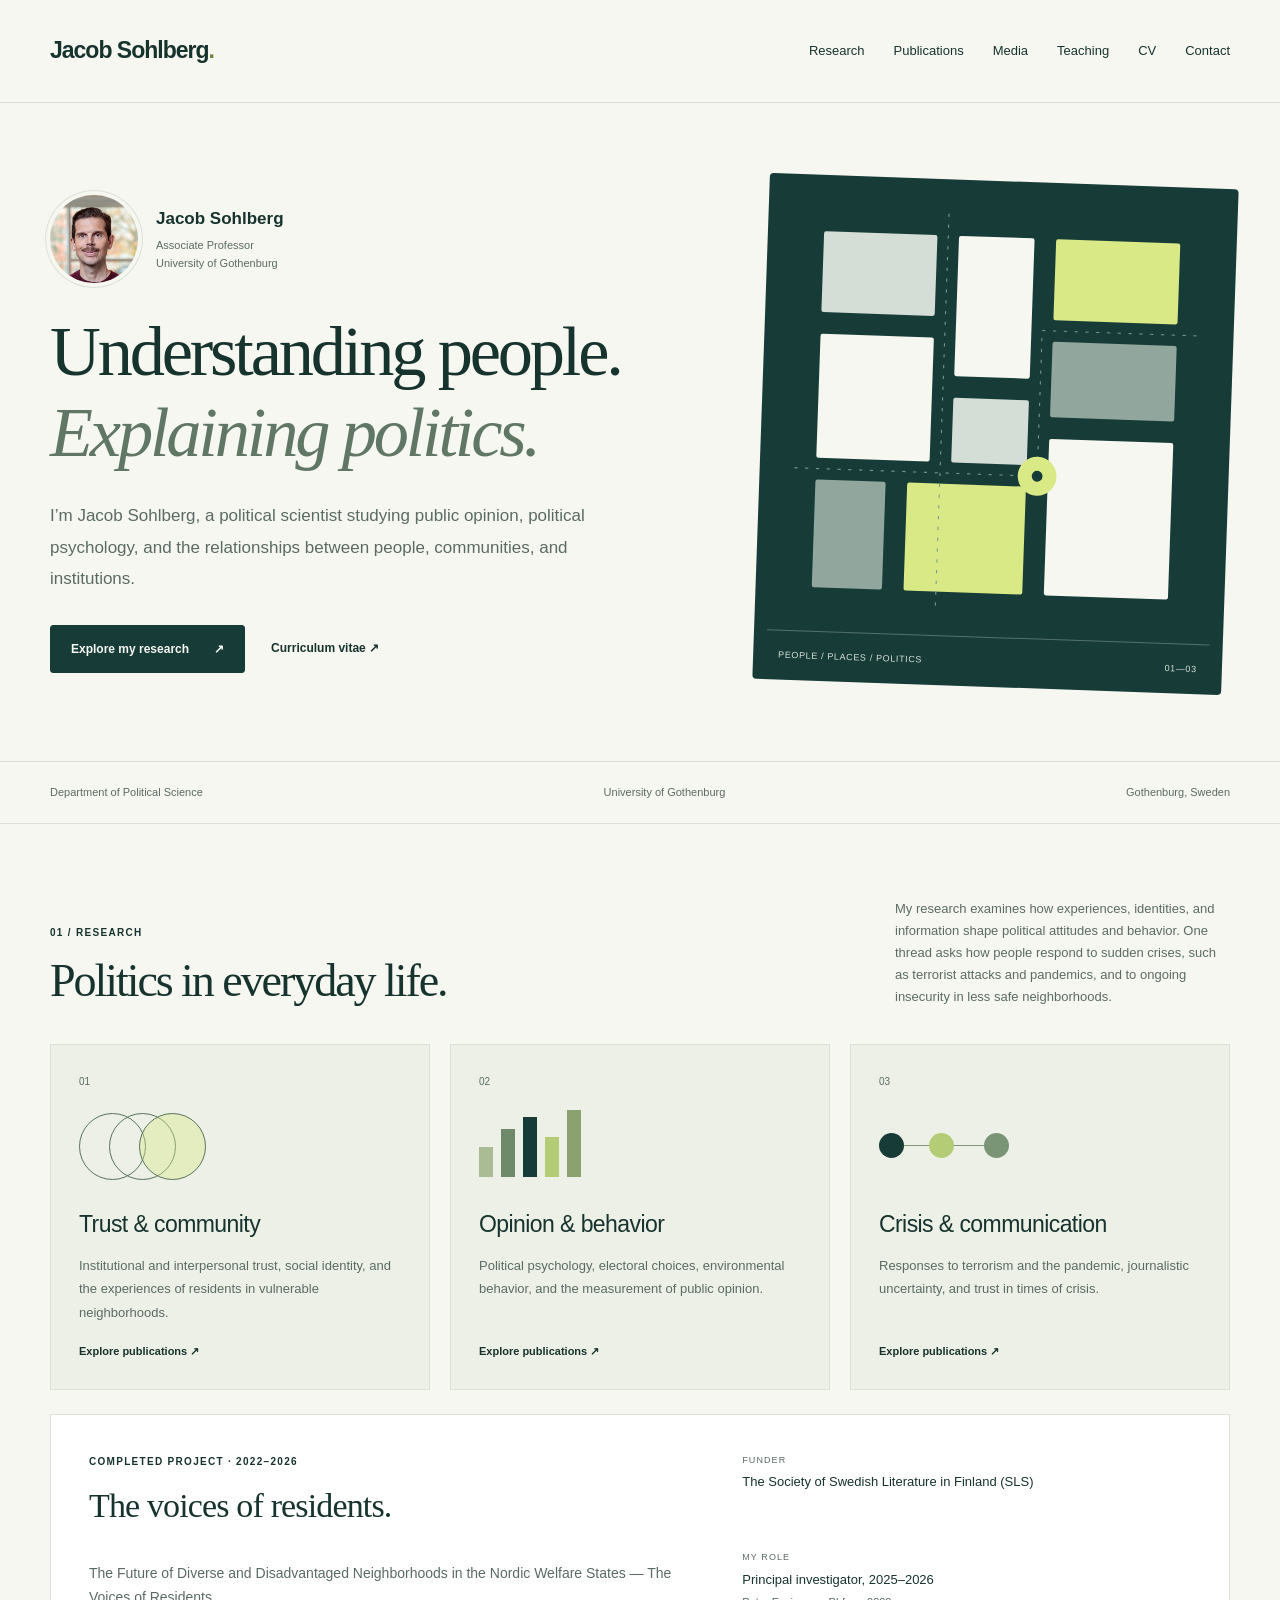
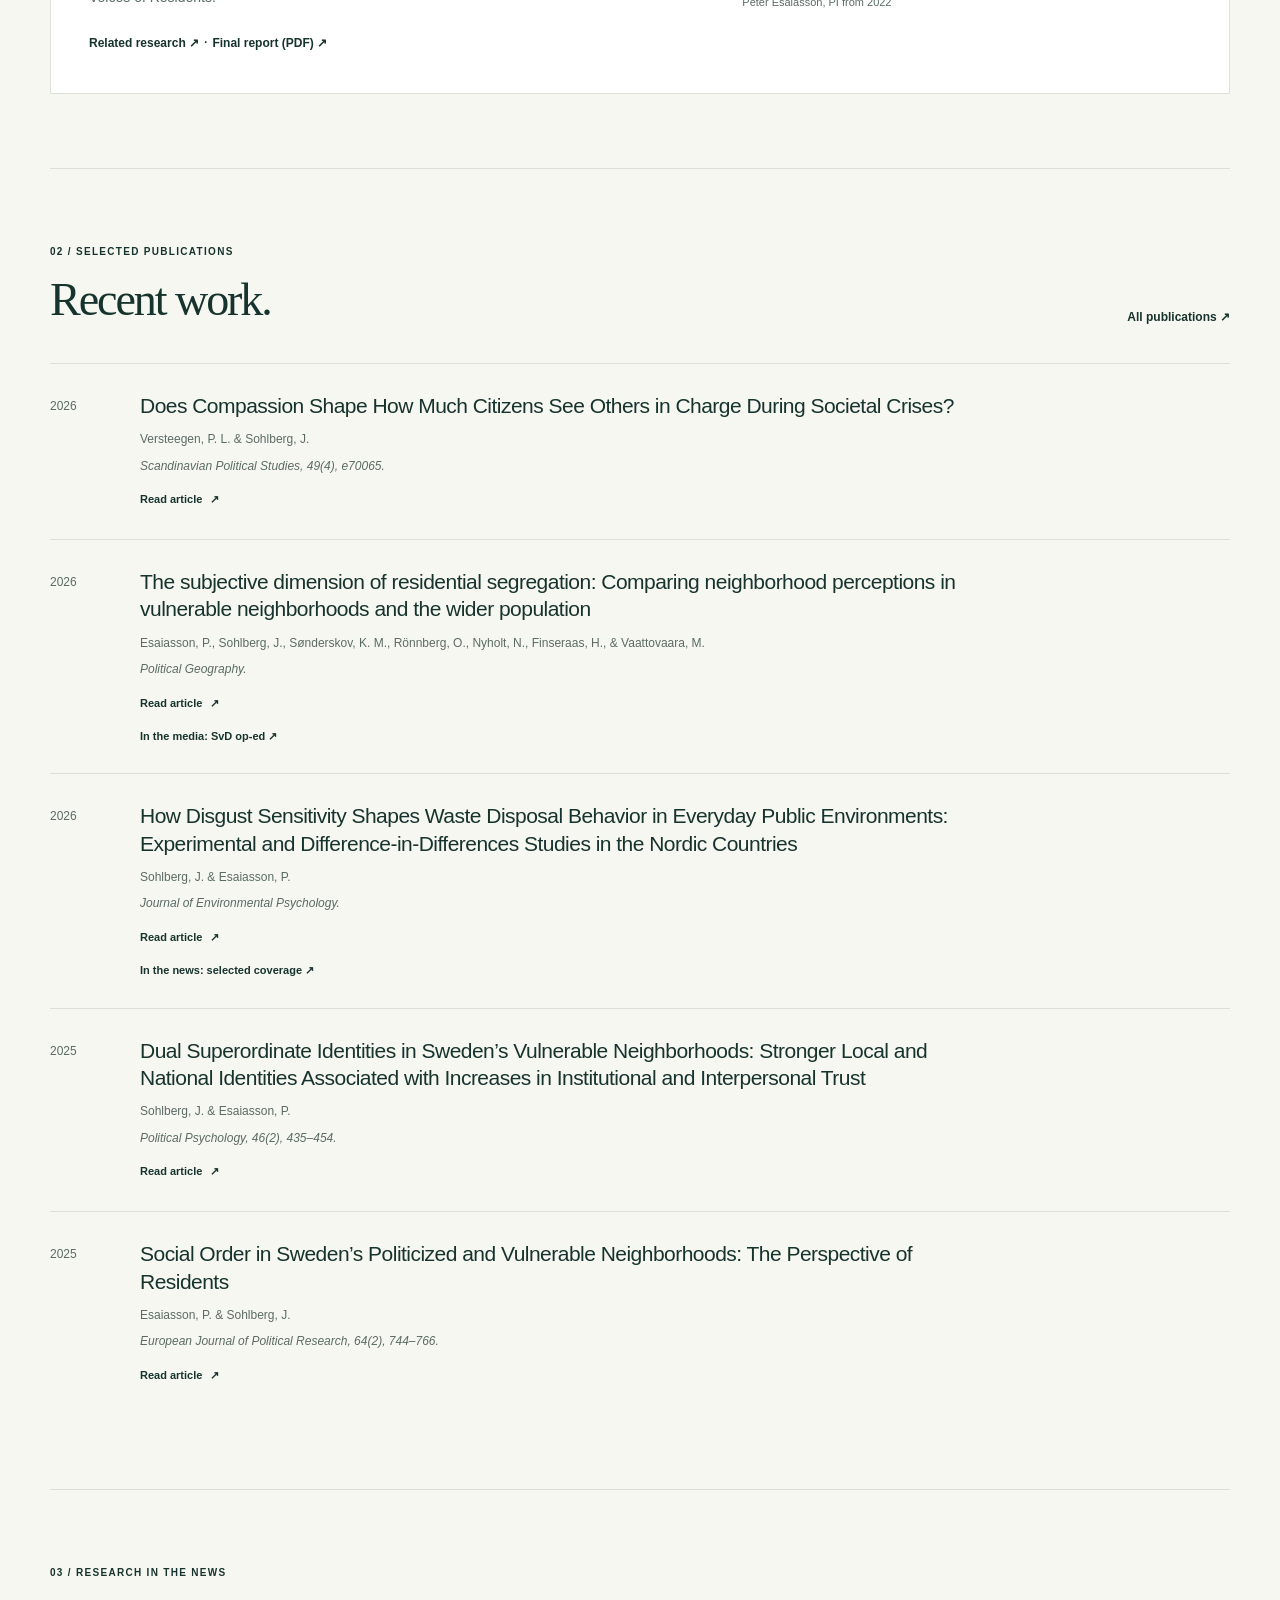
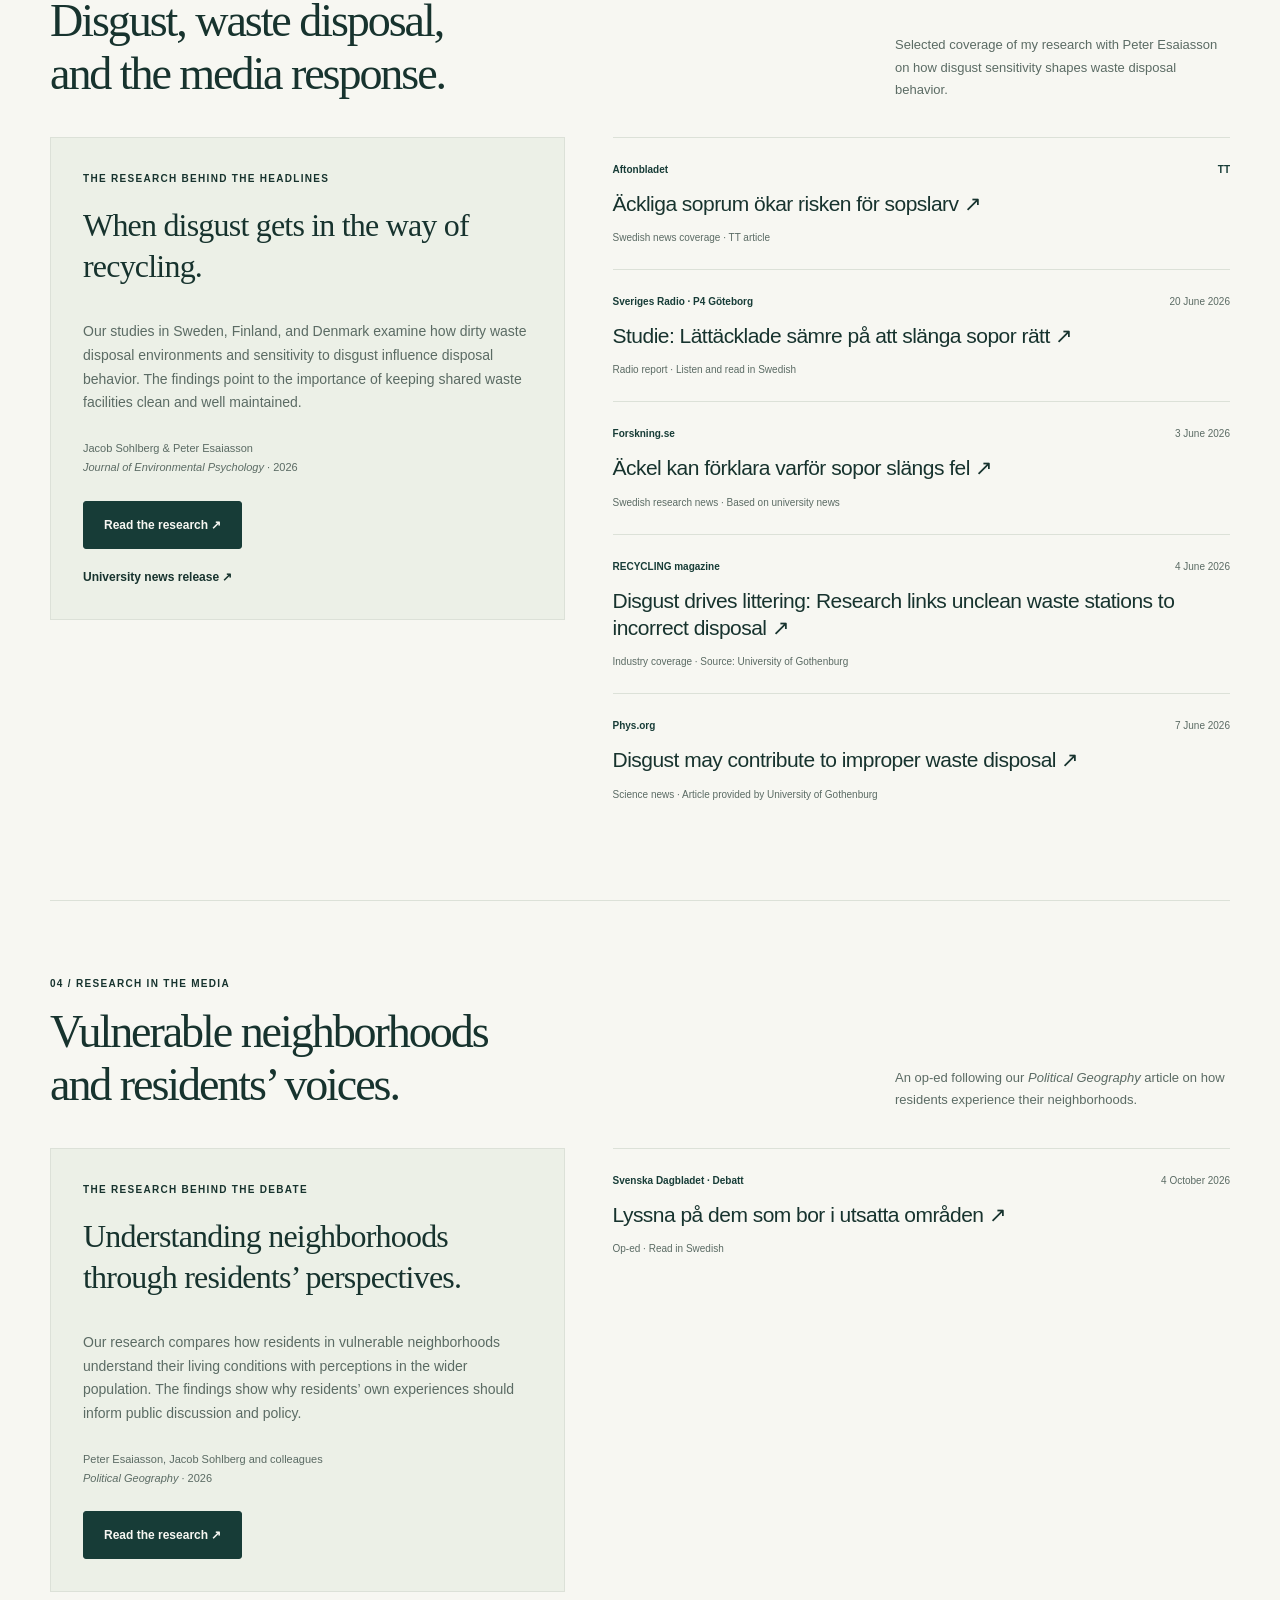
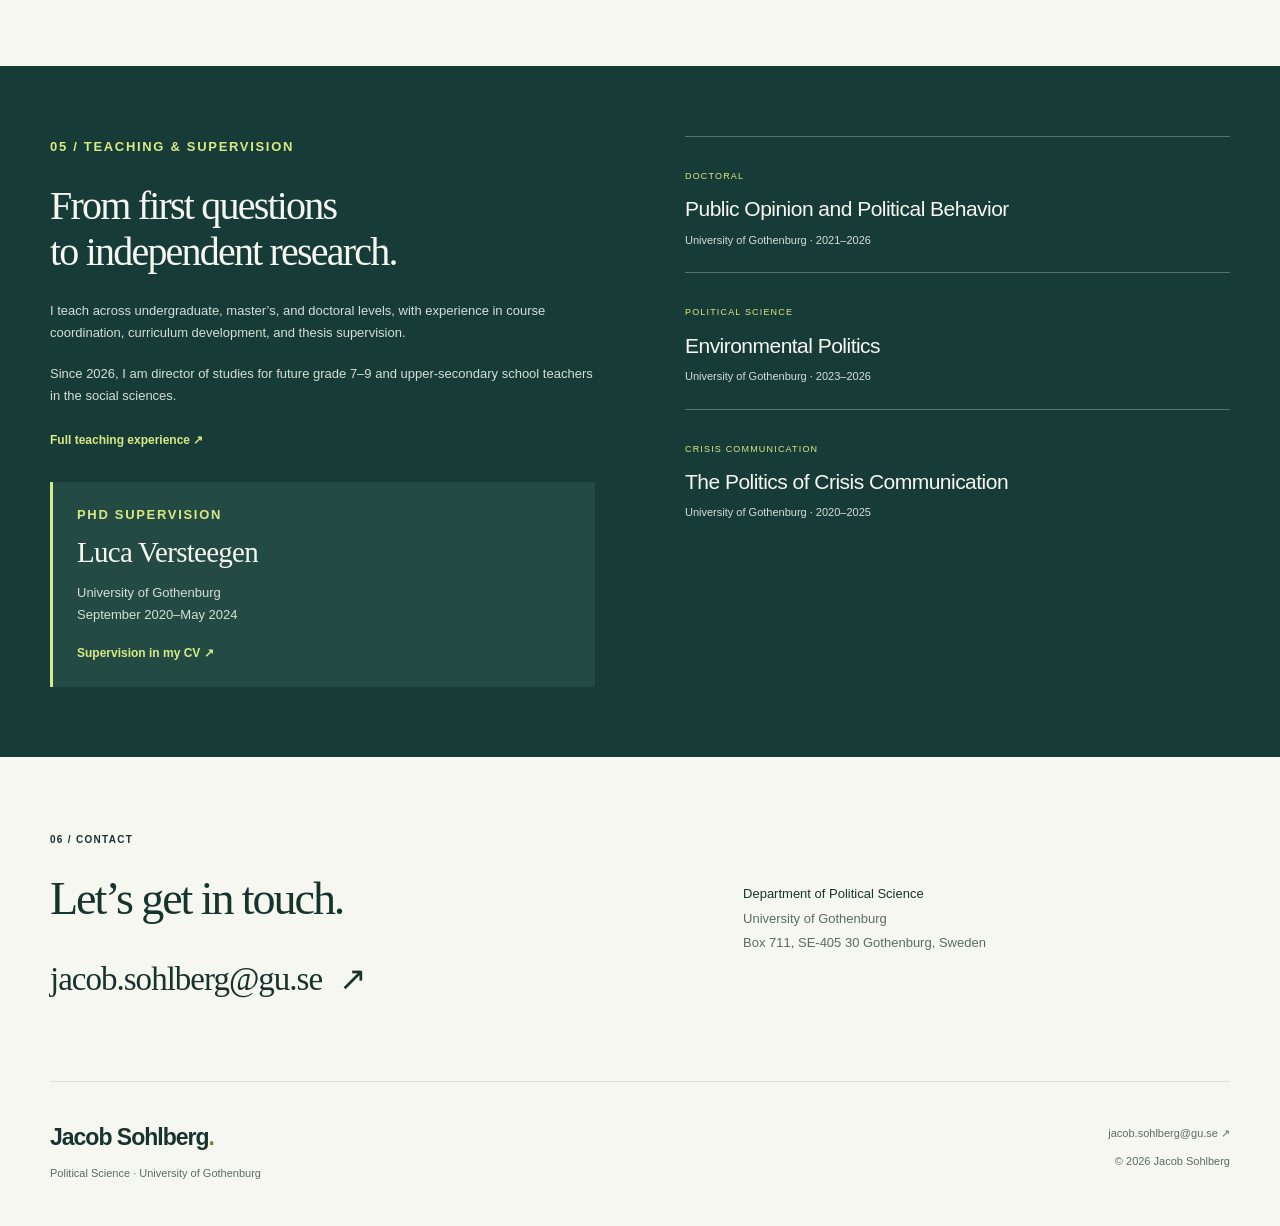
<file: index.html>
<!doctype html>
<html lang="en"><head><meta charset="utf-8"><meta name="viewport" content="width=device-width, initial-scale=1"><meta name="description" content="Jacob Sohlberg is Associate Professor of Political Science at the University of Gothenburg. Research on public opinion, political psychology, and trust."><meta name="theme-color" content="#f7f7f2"><meta property="og:title" content="Jacob Sohlberg · Political Scientist"><meta property="og:description" content="Jacob Sohlberg is Associate Professor of Political Science at the University of Gothenburg. Research on public opinion, political psychology, and trust."><meta property="og:type" content="website"><title>Jacob Sohlberg · Political Scientist</title><link rel="icon" href="favicon.svg" type="image/svg+xml"><link rel="stylesheet" href="style.css"><script src="site.js" defer></script><!-- Cloudflare Web Analytics --><script type='module' src='https://static.cloudflareinsights.com/beacon.min.js' data-cf-beacon='{"token": "82c2d623e8ec4a98b226dbea287f801e"}'></script><!-- End Cloudflare Web Analytics --></head>
<body><a class="skip-link" href="#main">Skip to content</a><header class="site-header"><div class="header-inner"><a class="wordmark" href="index.html" aria-label="Jacob Sohlberg home">Jacob Sohlberg<span aria-hidden="true">.</span></a><nav aria-label="Main navigation"><a href="index.html#research">Research</a><a href="publications.html">Publications</a><a href="index.html#disgust-in-the-news">Media</a><a href="index.html#teaching">Teaching</a><a href="cv.html">CV</a><a href="index.html#contact">Contact</a></nav></div></header>
<main id="main"><section class="hero wrap"><div class="hero-copy"><div class="profile-intro"><div class="portrait-frame"><img class="profile-portrait" src="jacob-sohlberg.jpg" alt="Jacob Sohlberg" width="511" height="600" fetchpriority="high"></div><div><p class="profile-name">Jacob Sohlberg</p><p class="profile-role">Associate Professor<br>University of Gothenburg</p></div></div><h1>Understanding people.<br><em>Explaining politics.</em></h1><p class="hero-description">I’m Jacob Sohlberg, a political scientist studying public opinion, political psychology, and the relationships between people, communities, and institutions.</p><div class="hero-actions"><a class="button" href="#research">Explore my research <span aria-hidden="true">↗</span></a><a class="plain-link" href="cv.html">Curriculum vitae <span aria-hidden="true">↗</span></a></div></div><div class="hero-visual"><svg class="neighborhood-art" viewBox="0 0 410 410" aria-hidden="true" focusable="false"><rect x="40" y="40" width="105" height="75" rx="2" fill="#d4ded7"/><rect x="165" y="40" width="70" height="130" rx="2" fill="#f7f7f2"/><rect x="255" y="40" width="115" height="75" rx="2" fill="#d8e986"/><rect x="40" y="135" width="105" height="115" rx="2" fill="#f7f7f2"/><rect x="255" y="135" width="115" height="70" rx="2" fill="#91a79e"/><rect x="165" y="190" width="70" height="60" rx="2" fill="#d4ded7"/><rect x="40" y="270" width="65" height="100" rx="2" fill="#91a79e"/><rect x="125" y="270" width="110" height="100" rx="2" fill="#d8e986"/><rect x="255" y="225" width="115" height="145" rx="2" fill="#f7f7f2"/><path d="M20 260H245V125H390M155 20V390" fill="none" stroke="#7d9790" stroke-width="1" stroke-dasharray="3 7"/><circle cx="245" cy="260" r="18" fill="#d8e986"/><circle cx="245" cy="260" r="5" fill="#173c37"/></svg><div class="visual-caption"><span>People / Places / Politics</span><span aria-hidden="true">01—03</span></div></div></section>
<div class="affiliation-strip"><div class="wrap"><span>Department of Political Science</span><span>University of Gothenburg</span><span>Gothenburg, Sweden</span></div></div><section id="research" class="section wrap"><div class="section-top"><div><p class="eyebrow">01 / Research</p><h2>Politics in everyday life.</h2></div><p>My research examines how experiences, identities, and information shape political attitudes and behavior. One thread asks how people respond to sudden crises, such as terrorist attacks and pandemics, and to ongoing insecurity in less safe neighborhoods.</p></div><div class="research-grid">
<article class="research-card"><span class="card-number">01</span><div class="motif rings" aria-hidden="true"><i></i><i></i><i></i></div><h3>Trust &amp; community</h3><p>Institutional and interpersonal trust, social identity, and the experiences of residents in vulnerable neighborhoods.</p><a href="publications.html#journal-articles">Explore publications ↗</a></article>
<article class="research-card"><span class="card-number">02</span><div class="motif bars" aria-hidden="true"><i></i><i></i><i></i><i></i><i></i></div><h3>Opinion &amp; behavior</h3><p>Political psychology, electoral choices, environmental behavior, and the measurement of public opinion.</p><a href="publications.html#journal-articles">Explore publications ↗</a></article>
<article class="research-card"><span class="card-number">03</span><div class="motif connections" aria-hidden="true"><i></i><i></i><i></i></div><h3>Crisis &amp; communication</h3><p>Responses to terrorism and the pandemic, journalistic uncertainty, and trust in times of crisis.</p><a href="publications.html#journal-articles">Explore publications ↗</a></article></div>
<article class="project-feature"><div><p class="eyebrow">Completed project · 2022–2026</p><h3>The voices of residents.</h3><p>The Future of Diverse and Disadvantaged Neighborhoods in the Nordic Welfare States — The Voices of Residents.</p><a class="plain-link" href="publications.html">Related research ↗</a><span aria-hidden="true"> · </span><a class="plain-link" href="reports/Sohlberg-SLS-Final-Report-2026.pdf">Final report (PDF) <span aria-hidden="true">↗</span></a></div><dl><div><dt>Funder</dt><dd>The Society of Swedish Literature in Finland (SLS)</dd></div><div><dt>My role</dt><dd>Principal investigator, 2025–2026<br><small>Peter Esaiasson, PI from 2022</small></dd></div></dl></article></section><section class="section wrap" id="selected-publications"><div class="section-top"><div><p class="eyebrow">02 / Selected publications</p><h2>Recent work.</h2></div><a class="plain-link" href="publications.html">All publications ↗</a></div><div class="publication-list"><article class="publication" data-year="2026"><span class="pub-year">2026</span><div><h3>Does Compassion Shape How Much Citizens See Others in Charge During Societal Crises?</h3><p class="authors">Versteegen, P. L. &amp; Sohlberg, J.</p><p class="venue">Scandinavian Political Studies, 49(4), e70065.</p><a class="doi-link" href="https://doi.org/10.1111/1467-9477.70065">Read article <span aria-hidden="true">↗</span></a></div></article><article class="publication" data-year="2026"><span class="pub-year">2026</span><div><h3>The subjective dimension of residential segregation: Comparing neighborhood perceptions in vulnerable neighborhoods and the wider population</h3><p class="authors">Esaiasson, P., Sohlberg, J., Sønderskov, K. M., Rönnberg, O., Nyholt, N., Finseraas, H., &amp; Vaattovaara, M.</p><p class="venue">Political Geography.</p><a class="doi-link" href="https://doi.org/10.1016/j.polgeo.2026.103655">Read article <span aria-hidden="true">↗</span></a><a class="media-link" href="index.html#neighborhoods-in-the-news">In the media: SvD op-ed ↗</a></div></article><article class="publication" data-year="2026"><span class="pub-year">2026</span><div><h3>How Disgust Sensitivity Shapes Waste Disposal Behavior in Everyday Public Environments: Experimental and Difference-in-Differences Studies in the Nordic Countries</h3><p class="authors">Sohlberg, J. &amp; Esaiasson, P.</p><p class="venue">Journal of Environmental Psychology.</p><a class="doi-link" href="https://doi.org/10.1016/j.jenvp.2026.103057">Read article <span aria-hidden="true">↗</span></a><a class="media-link" href="index.html#disgust-in-the-news">In the news: selected coverage ↗</a></div></article><article class="publication" data-year="2025"><span class="pub-year">2025</span><div><h3>Dual Superordinate Identities in Sweden’s Vulnerable Neighborhoods: Stronger Local and National Identities Associated with Increases in Institutional and Interpersonal Trust</h3><p class="authors">Sohlberg, J. &amp; Esaiasson, P.</p><p class="venue">Political Psychology, 46(2), 435–454.</p><a class="doi-link" href="https://doi.org/10.1111/pops.13015">Read article <span aria-hidden="true">↗</span></a></div></article><article class="publication" data-year="2025"><span class="pub-year">2025</span><div><h3>Social Order in Sweden’s Politicized and Vulnerable Neighborhoods: The Perspective of Residents</h3><p class="authors">Esaiasson, P. &amp; Sohlberg, J.</p><p class="venue">European Journal of Political Research, 64(2), 744–766.</p><a class="doi-link" href="https://doi.org/10.1111/1475-6765.12723">Read article <span aria-hidden="true">↗</span></a></div></article></div></section><section class="section wrap media-feature" id="disgust-in-the-news" aria-labelledby="media-title"><div class="section-top"><div><p class="eyebrow">03 / Research in the news</p><h2 id="media-title">Disgust, waste disposal,<br>and the media response.</h2></div><p>Selected coverage of my research with Peter Esaiasson on how disgust sensitivity shapes waste disposal behavior.</p></div><div class="media-feature-grid"><div class="media-study"><p class="eyebrow">The research behind the headlines</p><h3>When disgust gets in the way of recycling.</h3><p>Our studies in Sweden, Finland, and Denmark examine how dirty waste disposal environments and sensitivity to disgust influence disposal behavior. The findings point to the importance of keeping shared waste facilities clean and well maintained.</p><p class="media-citation">Jacob Sohlberg &amp; Peter Esaiasson<br><em>Journal of Environmental Psychology</em> · 2026</p><a class="button" href="https://doi.org/10.1016/j.jenvp.2026.103057">Read the research ↗</a><a class="plain-link university-news" href="https://www.gu.se/nyheter/ackel-kan-bidra-till-felaktig-sophantering">University news release ↗</a></div><div class="media-coverage" aria-label="Selected media coverage"><article><div class="coverage-meta"><span>Aftonbladet</span><span>TT</span></div><h3><a href="https://www.aftonbladet.se/nyheter/a/xrQJ7Q/ackliga-soprum-okar-risken-for-sopslarv" lang="sv">Äckliga soprum ökar risken för sopslarv <span aria-hidden="true">↗</span></a></h3><p>Swedish news coverage · TT article</p></article><article><div class="coverage-meta"><span>Sveriges Radio · P4 Göteborg</span><time datetime="2026-06-20">20 June 2026</time></div><h3><a href="https://www.sverigesradio.se/artikel/studie-renare-sopstationer-minskar-felsorterade-sopor" lang="sv">Studie: Lättäcklade sämre på att slänga sopor rätt <span aria-hidden="true">↗</span></a></h3><p>Radio report · Listen and read in Swedish</p></article><article><div class="coverage-meta"><span>Forskning.se</span><time datetime="2026-06-03">3 June 2026</time></div><h3><a href="https://forskning.se/2026/06/03/ackel-kan-bidra-till-felaktig-sophantering/" lang="sv">Äckel kan förklara varför sopor slängs fel <span aria-hidden="true">↗</span></a></h3><p>Swedish research news · Based on university news</p></article><article><div class="coverage-meta"><span>RECYCLING magazine</span><time datetime="2026-06-04">4 June 2026</time></div><h3><a href="https://www.recycling-magazine.com/en/28636/disgust-drives-littering-research-links-unclean-waste-stations-to-incorrect-disposal">Disgust drives littering: Research links unclean waste stations to incorrect disposal <span aria-hidden="true">↗</span></a></h3><p>Industry coverage · Source: University of Gothenburg</p></article><article><div class="coverage-meta"><span>Phys.org</span><time datetime="2026-06-07">7 June 2026</time></div><h3><a href="https://phys.org/news/2026-06-disgust-contribute-improper-disposal.html">Disgust may contribute to improper waste disposal <span aria-hidden="true">↗</span></a></h3><p>Science news · Article provided by University of Gothenburg</p></article></div></div></section><section class="section wrap media-feature" id="neighborhoods-in-the-news" aria-labelledby="neighborhood-media-title"><div class="section-top"><div><p class="eyebrow">04 / Research in the media</p><h2 id="neighborhood-media-title">Vulnerable neighborhoods<br>and residents’ voices.</h2></div><p>An op-ed following our <em>Political Geography</em> article on how residents experience their neighborhoods.</p></div><div class="media-feature-grid"><div class="media-study"><p class="eyebrow">The research behind the debate</p><h3>Understanding neighborhoods through residents’ perspectives.</h3><p>Our research compares how residents in vulnerable neighborhoods understand their living conditions with perceptions in the wider population. The findings show why residents’ own experiences should inform public discussion and policy.</p><p class="media-citation">Peter Esaiasson, Jacob Sohlberg and colleagues<br><em>Political Geography</em> · 2026</p><a class="button" href="https://doi.org/10.1016/j.polgeo.2026.103655">Read the research ↗</a></div><div class="media-coverage" aria-label="Media and public debate on vulnerable neighborhoods"><article><div class="coverage-meta"><span>Svenska Dagbladet · Debatt</span><time datetime="2026-10-04">4 October 2026</time></div><h3><a href="https://www.svd.se/a/9p5Pgl/utsatta-omraden-lyssna-pa-de-boende-skriver-forskare" lang="sv">Lyssna på dem som bor i utsatta områden <span aria-hidden="true">↗</span></a></h3><p>Op-ed · Read in Swedish</p></article></div></div></section><section id="teaching" class="teaching-section"><div class="wrap teaching-grid"><div><p class="eyebrow">05 / Teaching &amp; supervision</p><h2>From first questions<br>to independent research.</h2><p>I teach across undergraduate, master’s, and doctoral levels, with experience in course coordination, curriculum development, and thesis supervision.</p><p>Since 2026, I am director of studies for future grade 7–9 and upper-secondary school teachers in the social sciences.</p><a class="plain-link" href="cv.html#teaching-experience">Full teaching experience ↗</a><article class="supervision-highlight" aria-labelledby="supervision-title"><p class="eyebrow">PhD supervision</p><h3 id="supervision-title">Luca Versteegen</h3><p>University of Gothenburg<br>September 2020–May 2024</p><a class="plain-link" href="cv.html#phd-supervision">Supervision in my CV ↗</a></article></div><div class="course-list"><article><span>Doctoral</span><h3>Public Opinion and Political Behavior</h3><p>University of Gothenburg · 2021–2026</p></article><article><span>Political science</span><h3>Environmental Politics</h3><p>University of Gothenburg · 2023–2026</p></article><article><span>Crisis communication</span><h3>The Politics of Crisis Communication</h3><p>University of Gothenburg · 2020–2025</p></article></div></div></section><section id="contact" class="section wrap contact-grid"><div><p class="eyebrow">06 / Contact</p><h2>Let’s get in touch.</h2><a class="contact-email" href="mailto:jacob.sohlberg@gu.se">jacob.sohlberg@gu.se <span aria-hidden="true">↗</span></a></div><address><strong>Department of Political Science</strong><br>University of Gothenburg<br>Box 711, SE-405 30 Gothenburg, Sweden</address></section></main><footer class="site-footer wrap"><div><a class="wordmark" href="index.html">Jacob Sohlberg<span aria-hidden="true">.</span></a><p>Political Science · University of Gothenburg</p></div><div><a href="mailto:jacob.sohlberg@gu.se">jacob.sohlberg@gu.se ↗</a><p>© 2026 Jacob Sohlberg</p></div></footer></body></html>
</file>
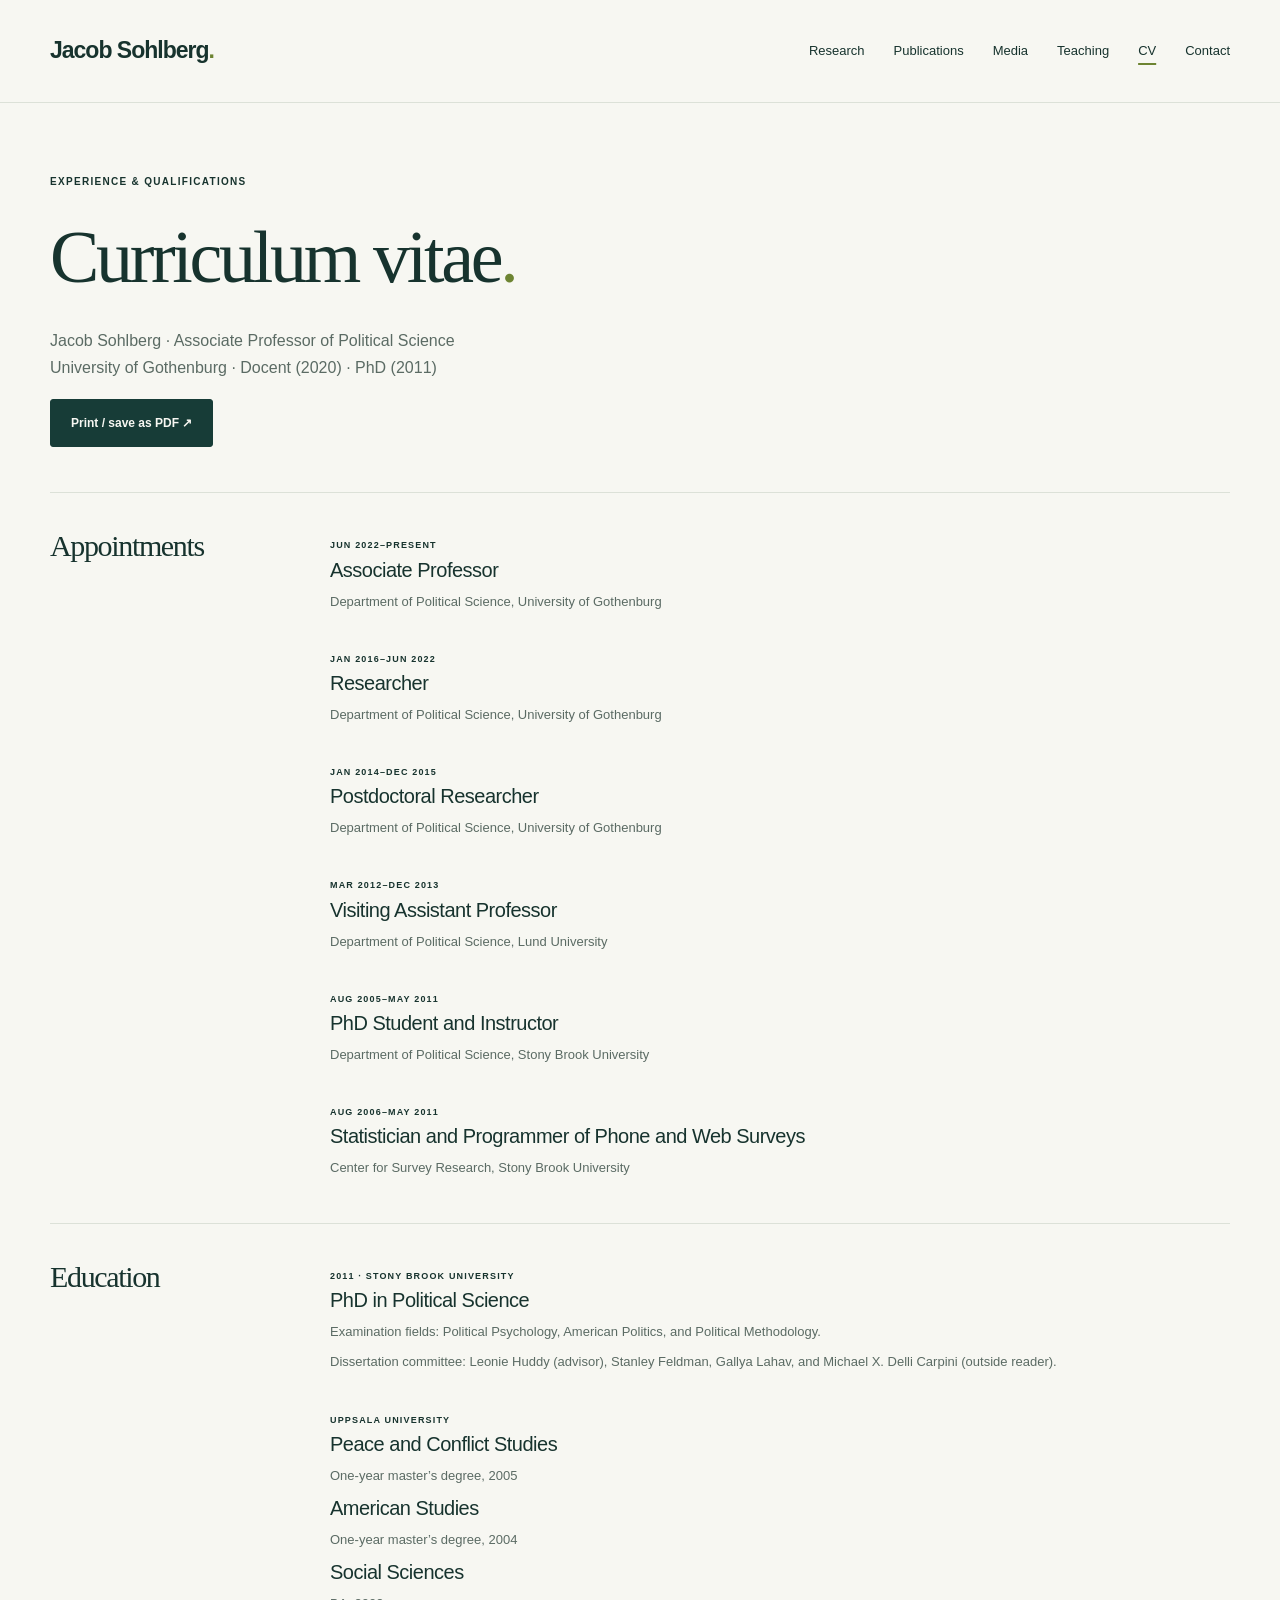
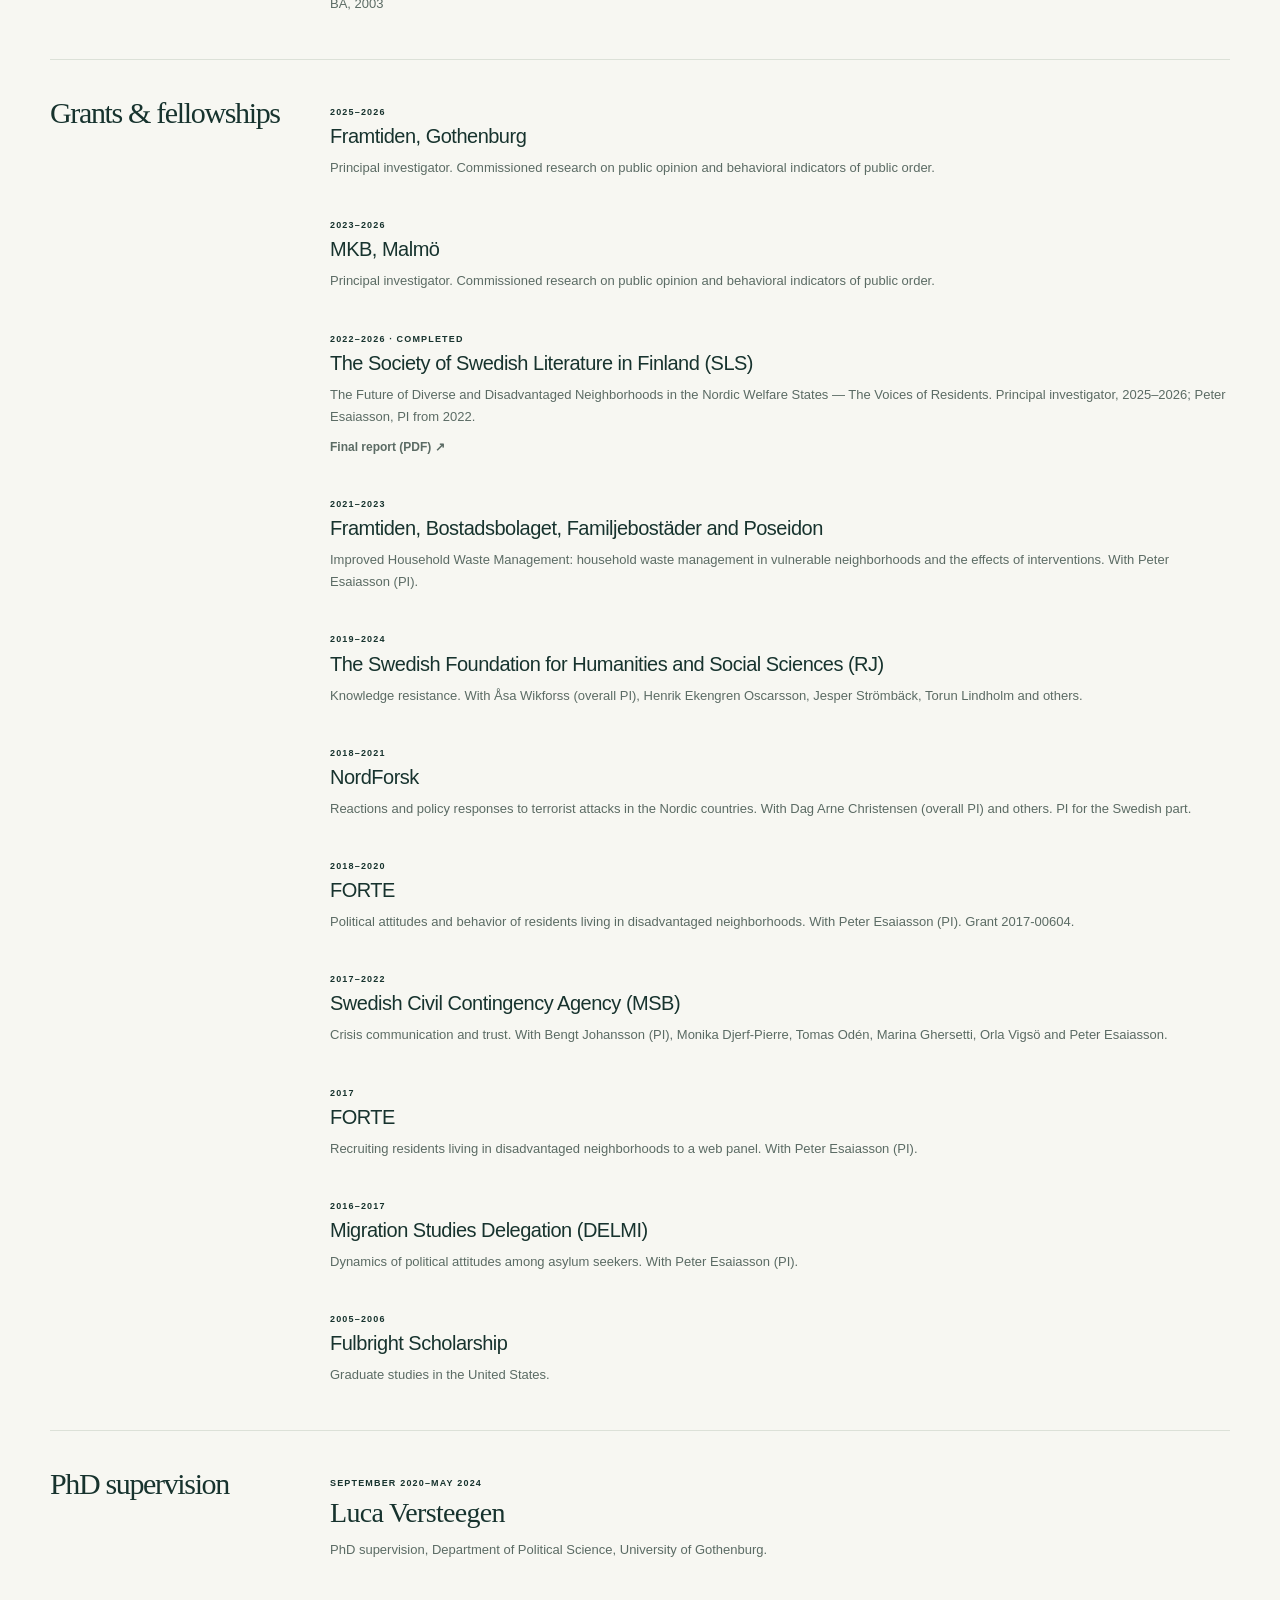
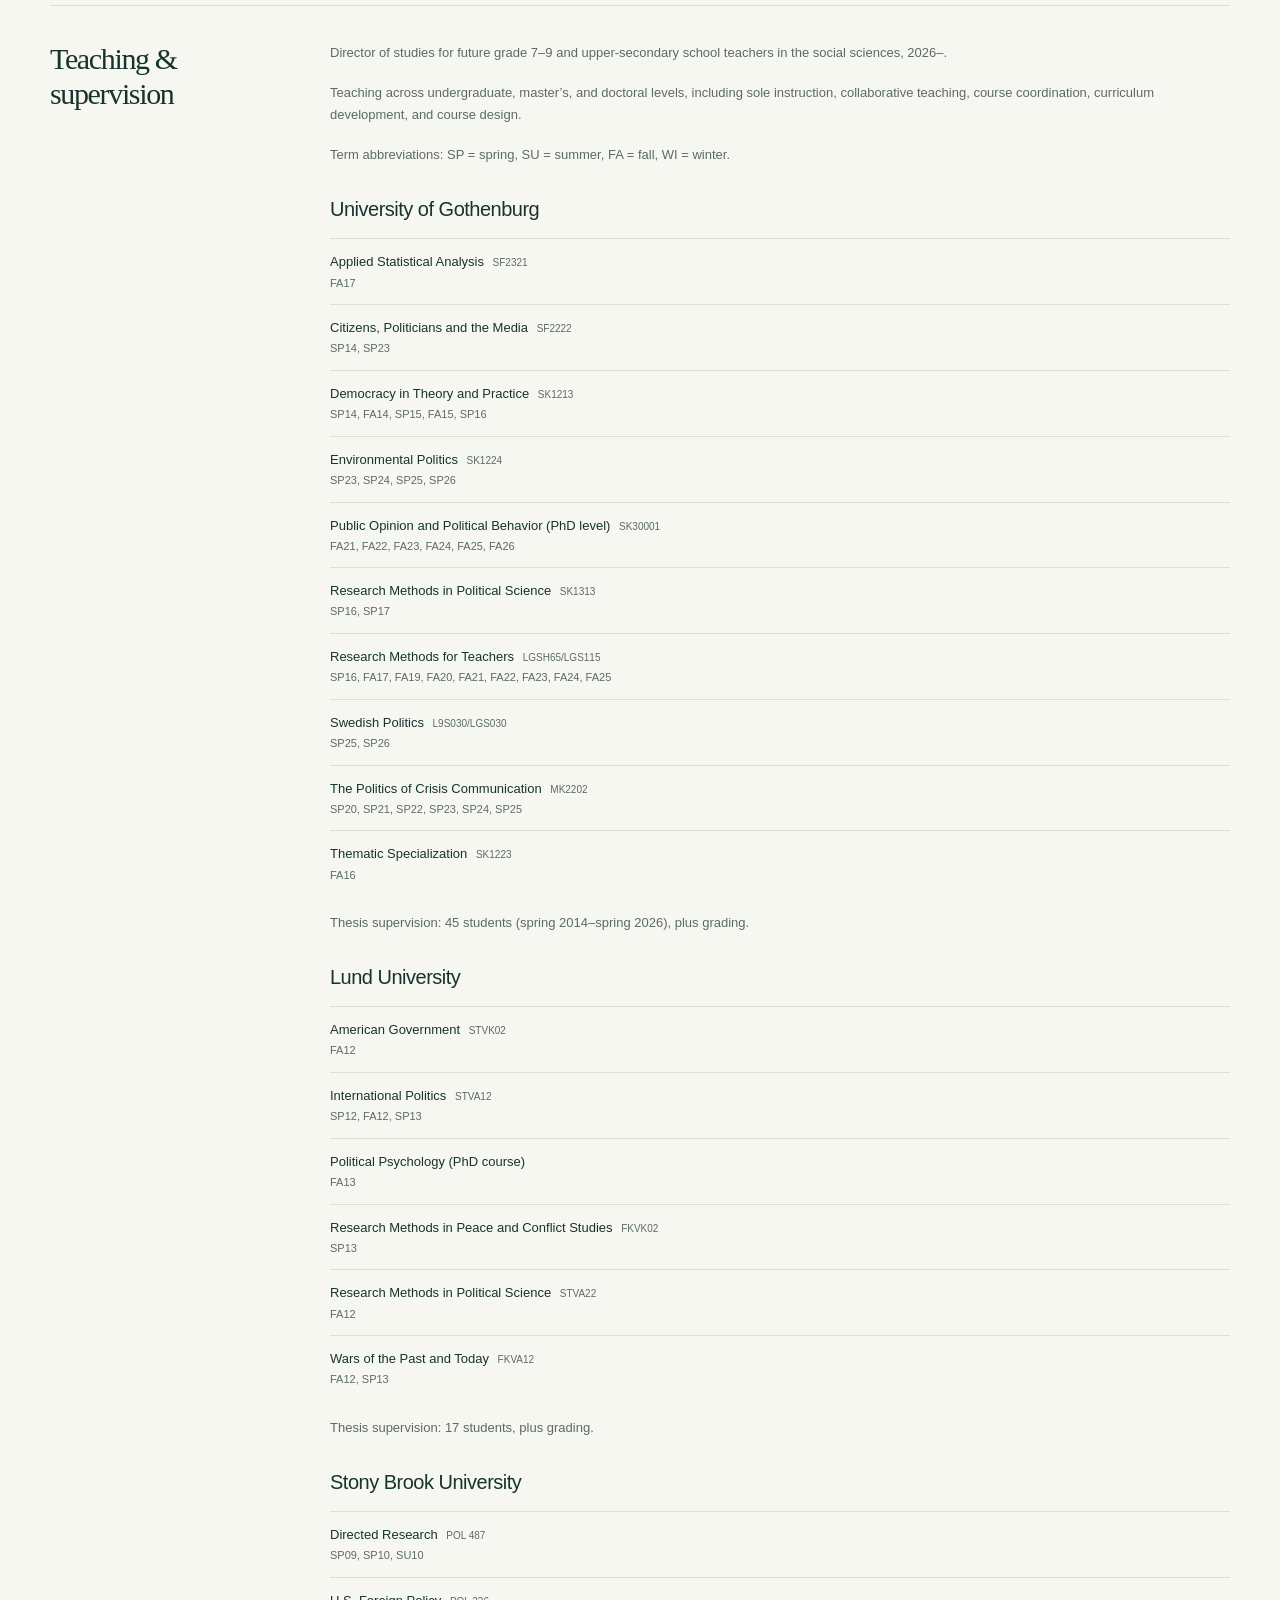
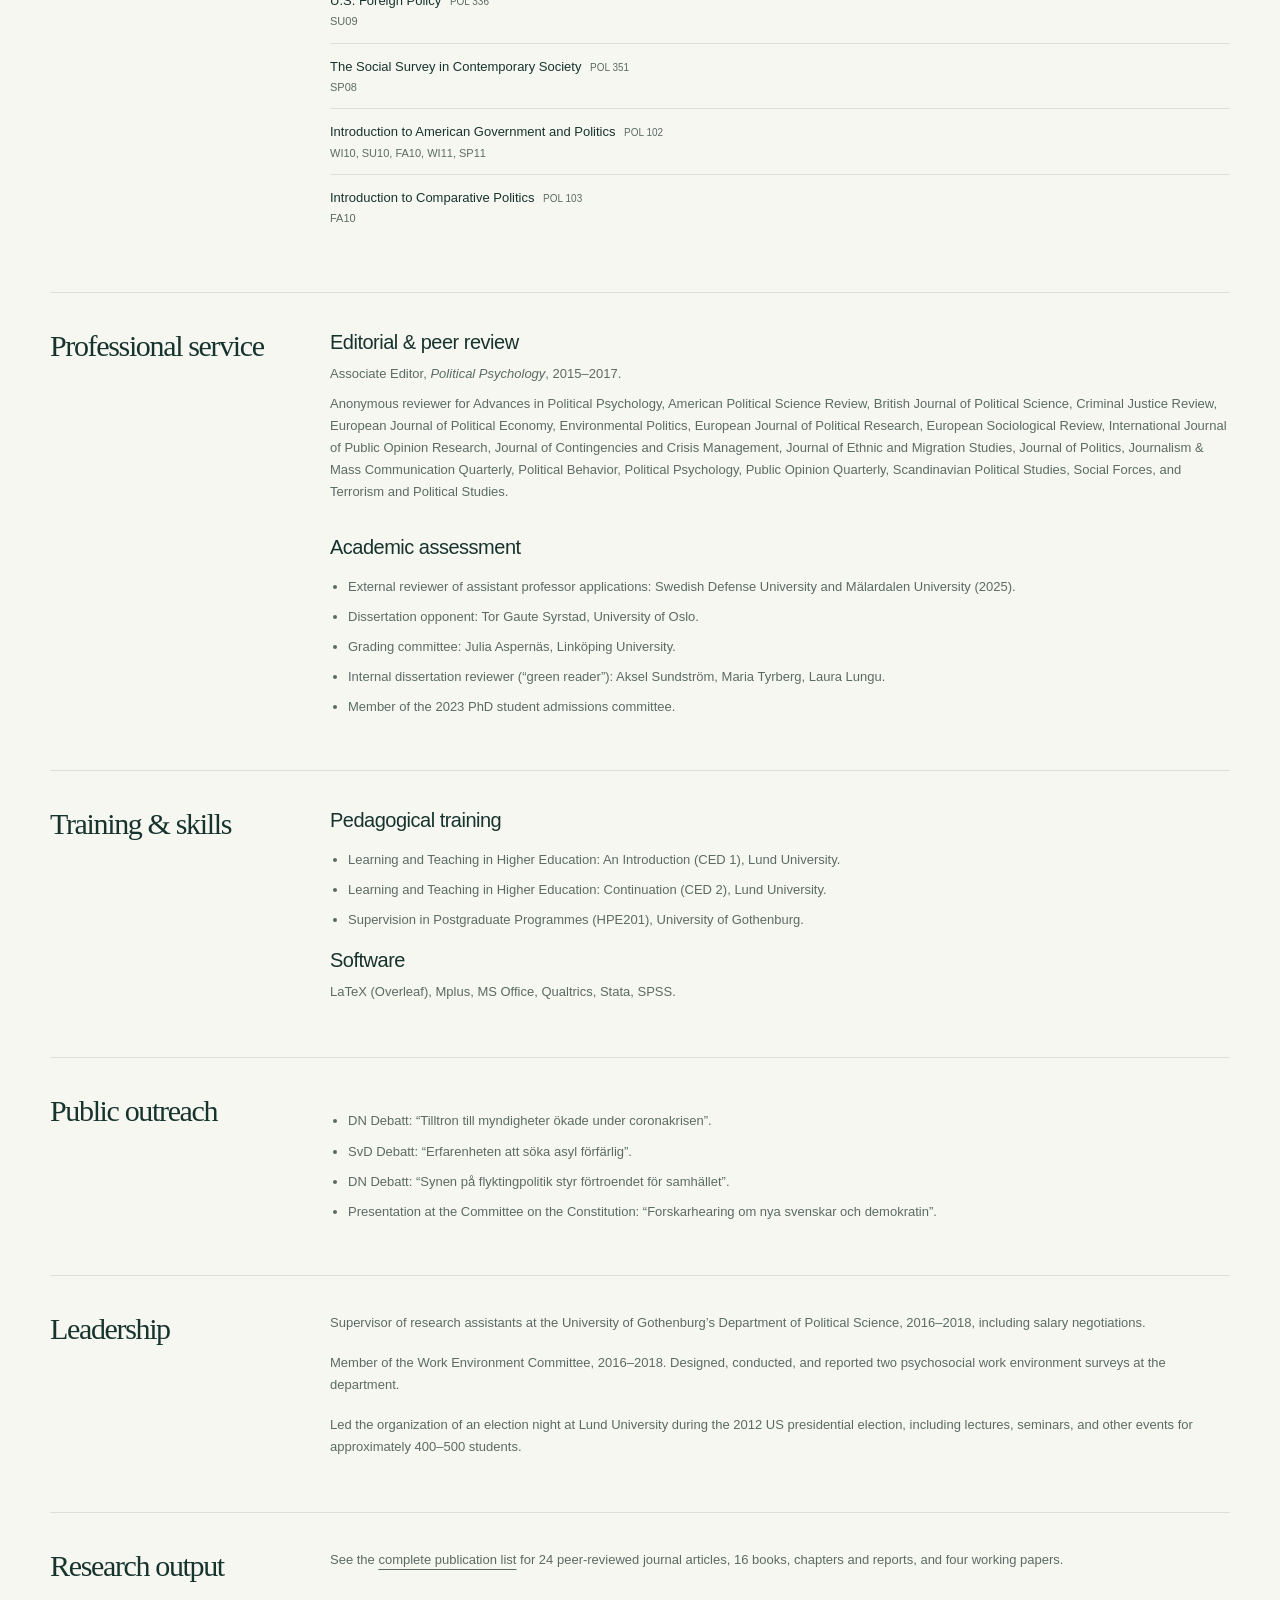
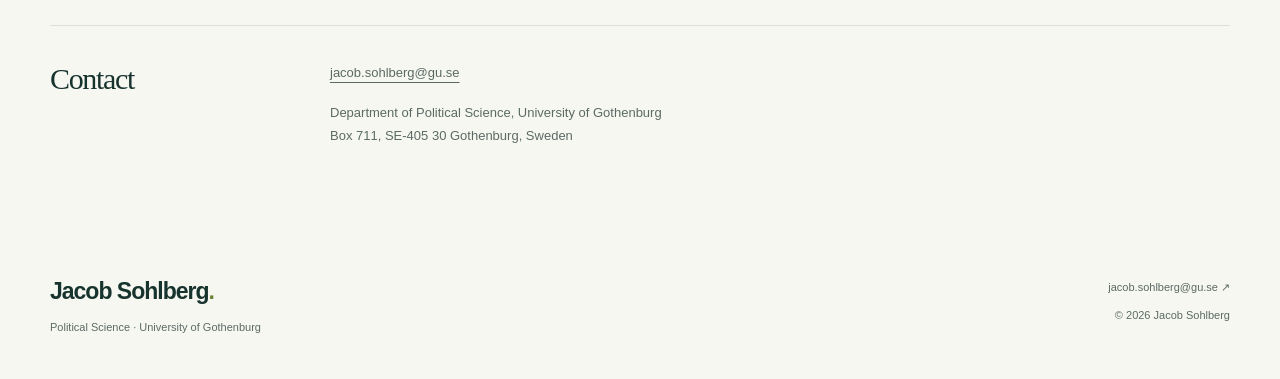
<file: cv.html>
<!doctype html>
<html lang="en"><head><meta charset="utf-8"><meta name="viewport" content="width=device-width, initial-scale=1"><meta name="description" content="Jacob Sohlberg is Associate Professor of Political Science at the University of Gothenburg. Research on public opinion, political psychology, and trust."><meta name="theme-color" content="#f7f7f2"><meta property="og:title" content="Curriculum vitae · Jacob Sohlberg"><meta property="og:description" content="Jacob Sohlberg is Associate Professor of Political Science at the University of Gothenburg. Research on public opinion, political psychology, and trust."><meta property="og:type" content="website"><title>Curriculum vitae · Jacob Sohlberg</title><link rel="icon" href="favicon.svg" type="image/svg+xml"><link rel="stylesheet" href="style.css"><script src="site.js" defer></script><!-- Cloudflare Web Analytics --><script type='module' src='https://static.cloudflareinsights.com/beacon.min.js' data-cf-beacon='{"token": "82c2d623e8ec4a98b226dbea287f801e"}'></script><!-- End Cloudflare Web Analytics --></head>
<body><a class="skip-link" href="#main">Skip to content</a><header class="site-header"><div class="header-inner"><a class="wordmark" href="index.html" aria-label="Jacob Sohlberg home">Jacob Sohlberg<span aria-hidden="true">.</span></a><nav aria-label="Main navigation"><a href="index.html#research">Research</a><a href="publications.html">Publications</a><a href="index.html#disgust-in-the-news">Media</a><a href="index.html#teaching">Teaching</a><a href="cv.html" aria-current="page">CV</a><a href="index.html#contact">Contact</a></nav></div></header>
<main id="main"><section class="page-heading wrap"><p class="eyebrow">Experience &amp; qualifications</p><h1>Curriculum vitae<span class="accent">.</span></h1><p>Jacob Sohlberg · Associate Professor of Political Science<br>University of Gothenburg · Docent (2020) · PhD (2011)</p><button class="button print-button" type="button" hidden>Print / save as PDF ↗</button></section><div class="wrap cv-content"><section class="cv-section" id="appointments"><h2>Appointments</h2><div><article class="cv-entry"><span class="eyebrow">Jun 2022–present</span><h3>Associate Professor</h3><p>Department of Political Science, University of Gothenburg</p></article><article class="cv-entry"><span class="eyebrow">Jan 2016–Jun 2022</span><h3>Researcher</h3><p>Department of Political Science, University of Gothenburg</p></article><article class="cv-entry"><span class="eyebrow">Jan 2014–Dec 2015</span><h3>Postdoctoral Researcher</h3><p>Department of Political Science, University of Gothenburg</p></article><article class="cv-entry"><span class="eyebrow">Mar 2012–Dec 2013</span><h3>Visiting Assistant Professor</h3><p>Department of Political Science, Lund University</p></article><article class="cv-entry"><span class="eyebrow">Aug 2005–May 2011</span><h3>PhD Student and Instructor</h3><p>Department of Political Science, Stony Brook University</p></article><article class="cv-entry"><span class="eyebrow">Aug 2006–May 2011</span><h3>Statistician and Programmer of Phone and Web Surveys</h3><p>Center for Survey Research, Stony Brook University</p></article></div></section><section class="cv-section" id="education"><h2>Education</h2><div><article class="cv-entry"><span class="eyebrow">2011 · Stony Brook University</span><h3>PhD in Political Science</h3><p>Examination fields: Political Psychology, American Politics, and Political Methodology.</p><p>Dissertation committee: Leonie Huddy (advisor), Stanley Feldman, Gallya Lahav, and Michael X. Delli Carpini (outside reader).</p></article><article class="cv-entry"><span class="eyebrow">Uppsala University</span><h3>Peace and Conflict Studies</h3><p>One-year master’s degree, 2005</p><h3>American Studies</h3><p>One-year master’s degree, 2004</p><h3>Social Sciences</h3><p>BA, 2003</p></article></div></section><section class="cv-section" id="grants"><h2>Grants &amp; fellowships</h2><div><article class="cv-entry"><span class="eyebrow">2025–2026</span><h3>Framtiden, Gothenburg</h3><p>Principal investigator. Commissioned research on public opinion and behavioral indicators of public order.</p></article><article class="cv-entry"><span class="eyebrow">2023–2026</span><h3>MKB, Malmö</h3><p>Principal investigator. Commissioned research on public opinion and behavioral indicators of public order.</p></article><article class="cv-entry"><span class="eyebrow">2022–2026 · Completed</span><h3>The Society of Swedish Literature in Finland (SLS)</h3><p>The Future of Diverse and Disadvantaged Neighborhoods in the Nordic Welfare States — The Voices of Residents. Principal investigator, 2025–2026; Peter Esaiasson, PI from 2022.</p><p><a class="plain-link" href="reports/Sohlberg-SLS-Final-Report-2026.pdf">Final report (PDF) <span aria-hidden="true">↗</span></a></p></article><article class="cv-entry"><span class="eyebrow">2021–2023</span><h3>Framtiden, Bostadsbolaget, Familjebostäder and Poseidon</h3><p>Improved Household Waste Management: household waste management in vulnerable neighborhoods and the effects of interventions. With Peter Esaiasson (PI).</p></article><article class="cv-entry"><span class="eyebrow">2019–2024</span><h3>The Swedish Foundation for Humanities and Social Sciences (RJ)</h3><p>Knowledge resistance. With Åsa Wikforss (overall PI), Henrik Ekengren Oscarsson, Jesper Strömbäck, Torun Lindholm and others.</p></article><article class="cv-entry"><span class="eyebrow">2018–2021</span><h3>NordForsk</h3><p>Reactions and policy responses to terrorist attacks in the Nordic countries. With Dag Arne Christensen (overall PI) and others. PI for the Swedish part.</p></article><article class="cv-entry"><span class="eyebrow">2018–2020</span><h3>FORTE</h3><p>Political attitudes and behavior of residents living in disadvantaged neighborhoods. With Peter Esaiasson (PI). Grant 2017-00604.</p></article><article class="cv-entry"><span class="eyebrow">2017–2022</span><h3>Swedish Civil Contingency Agency (MSB)</h3><p>Crisis communication and trust. With Bengt Johansson (PI), Monika Djerf-Pierre, Tomas Odén, Marina Ghersetti, Orla Vigsö and Peter Esaiasson.</p></article><article class="cv-entry"><span class="eyebrow">2017</span><h3>FORTE</h3><p>Recruiting residents living in disadvantaged neighborhoods to a web panel. With Peter Esaiasson (PI).</p></article><article class="cv-entry"><span class="eyebrow">2016–2017</span><h3>Migration Studies Delegation (DELMI)</h3><p>Dynamics of political attitudes among asylum seekers. With Peter Esaiasson (PI).</p></article><article class="cv-entry"><span class="eyebrow">2005–2006</span><h3>Fulbright Scholarship</h3><p>Graduate studies in the United States.</p></article></div></section><section class="cv-section" id="phd-supervision"><h2>PhD supervision</h2><div><article class="cv-entry"><span class="eyebrow">September 2020–May 2024</span><h3>Luca Versteegen</h3><p>PhD supervision, Department of Political Science, University of Gothenburg.</p></article></div></section><section class="cv-section" id="teaching-experience"><h2>Teaching &amp; supervision</h2><div><p>Director of studies for future grade 7–9 and upper-secondary school teachers in the social sciences, 2026–.</p><p>Teaching across undergraduate, master’s, and doctoral levels, including sole instruction, collaborative teaching, course coordination, curriculum development, and course design.</p><p class="muted">Term abbreviations: SP = spring, SU = summer, FA = fall, WI = winter.</p><h3 class="cv-subheading">University of Gothenburg</h3><ul class="course-cv"><li><strong>Applied Statistical Analysis</strong> <span>SF2321</span><small>FA17</small></li><li><strong>Citizens, Politicians and the Media</strong> <span>SF2222</span><small>SP14, SP23</small></li><li><strong>Democracy in Theory and Practice</strong> <span>SK1213</span><small>SP14, FA14, SP15, FA15, SP16</small></li><li><strong>Environmental Politics</strong> <span>SK1224</span><small>SP23, SP24, SP25, SP26</small></li><li><strong>Public Opinion and Political Behavior (PhD level)</strong> <span>SK30001</span><small>FA21, FA22, FA23, FA24, FA25, FA26</small></li><li><strong>Research Methods in Political Science</strong> <span>SK1313</span><small>SP16, SP17</small></li><li><strong>Research Methods for Teachers</strong> <span>LGSH65/LGS115</span><small>SP16, FA17, FA19, FA20, FA21, FA22, FA23, FA24, FA25</small></li><li><strong>Swedish Politics</strong> <span>L9S030/LGS030</span><small>SP25, SP26</small></li><li><strong>The Politics of Crisis Communication</strong> <span>MK2202</span><small>SP20, SP21, SP22, SP23, SP24, SP25</small></li><li><strong>Thematic Specialization</strong> <span>SK1223</span><small>FA16</small></li></ul><p>Thesis supervision: 45 students (spring 2014–spring 2026), plus grading.</p><h3 class="cv-subheading">Lund University</h3><ul class="course-cv"><li><strong>American Government</strong> <span>STVK02</span><small>FA12</small></li><li><strong>International Politics</strong> <span>STVA12</span><small>SP12, FA12, SP13</small></li><li><strong>Political Psychology (PhD course)</strong> <span></span><small>FA13</small></li><li><strong>Research Methods in Peace and Conflict Studies</strong> <span>FKVK02</span><small>SP13</small></li><li><strong>Research Methods in Political Science</strong> <span>STVA22</span><small>FA12</small></li><li><strong>Wars of the Past and Today</strong> <span>FKVA12</span><small>FA12, SP13</small></li></ul><p>Thesis supervision: 17 students, plus grading.</p><h3 class="cv-subheading">Stony Brook University</h3><ul class="course-cv"><li><strong>Directed Research</strong> <span>POL 487</span><small>SP09, SP10, SU10</small></li><li><strong>U.S. Foreign Policy</strong> <span>POL 336</span><small>SU09</small></li><li><strong>The Social Survey in Contemporary Society</strong> <span>POL 351</span><small>SP08</small></li><li><strong>Introduction to American Government and Politics</strong> <span>POL 102</span><small>WI10, SU10, FA10, WI11, SP11</small></li><li><strong>Introduction to Comparative Politics</strong> <span>POL 103</span><small>FA10</small></li></ul></div></section><section class="cv-section" id="service"><h2>Professional service</h2><div><article class="cv-entry"><h3>Editorial &amp; peer review</h3><p>Associate Editor, <em>Political Psychology</em>, 2015–2017.</p><p>Anonymous reviewer for Advances in Political Psychology, American Political Science Review, British Journal of Political Science, Criminal Justice Review, European Journal of Political Economy, Environmental Politics, European Journal of Political Research, European Sociological Review, International Journal of Public Opinion Research, Journal of Contingencies and Crisis Management, Journal of Ethnic and Migration Studies, Journal of Politics, Journalism &amp; Mass Communication Quarterly, Political Behavior, Political Psychology, Public Opinion Quarterly, Scandinavian Political Studies, Social Forces, and Terrorism and Political Studies.</p></article><article class="cv-entry"><h3>Academic assessment</h3><ul><li>External reviewer of assistant professor applications: Swedish Defense University and Mälardalen University (2025).</li><li>Dissertation opponent: Tor Gaute Syrstad, University of Oslo.</li><li>Grading committee: Julia Aspernäs, Linköping University.</li><li>Internal dissertation reviewer (“green reader”): Aksel Sundström, Maria Tyrberg, Laura Lungu.</li><li>Member of the 2023 PhD student admissions committee.</li></ul></article></div></section><section class="cv-section" id="training"><h2>Training &amp; skills</h2><div><h3>Pedagogical training</h3><ul><li>Learning and Teaching in Higher Education: An Introduction (CED 1), Lund University.</li><li>Learning and Teaching in Higher Education: Continuation (CED 2), Lund University.</li><li>Supervision in Postgraduate Programmes (HPE201), University of Gothenburg.</li></ul><h3>Software</h3><p>LaTeX (Overleaf), Mplus, MS Office, Qualtrics, Stata, SPSS.</p></div></section><section class="cv-section" id="outreach"><h2>Public outreach</h2><div><ul><li>DN Debatt: “Tilltron till myndigheter ökade under coronakrisen”.</li><li>SvD Debatt: “Erfarenheten att söka asyl förfärlig”.</li><li>DN Debatt: “Synen på flyktingpolitik styr förtroendet för samhället”.</li><li>Presentation at the Committee on the Constitution: “Forskarhearing om nya svenskar och demokratin”.</li></ul></div></section><section class="cv-section" id="leadership"><h2>Leadership</h2><div><p>Supervisor of research assistants at the University of Gothenburg’s Department of Political Science, 2016–2018, including salary negotiations.</p><p>Member of the Work Environment Committee, 2016–2018. Designed, conducted, and reported two psychosocial work environment surveys at the department.</p><p>Led the organization of an election night at Lund University during the 2012 US presidential election, including lectures, seminars, and other events for approximately 400–500 students.</p></div></section><section class="cv-section" id="research-output"><h2>Research output</h2><div><p>See the <a href="publications.html">complete publication list</a> for 24 peer-reviewed journal articles, 16 books, chapters and reports, and four working papers.</p></div></section><section class="cv-section" id="cv-contact"><h2>Contact</h2><div><p><a href="mailto:jacob.sohlberg@gu.se">jacob.sohlberg@gu.se</a></p><p>Department of Political Science, University of Gothenburg<br>Box 711, SE-405 30 Gothenburg, Sweden</p></div></section></div></main><footer class="site-footer wrap"><div><a class="wordmark" href="index.html">Jacob Sohlberg<span aria-hidden="true">.</span></a><p>Political Science · University of Gothenburg</p></div><div><a href="mailto:jacob.sohlberg@gu.se">jacob.sohlberg@gu.se ↗</a><p>© 2026 Jacob Sohlberg</p></div></footer></body></html>
</file>
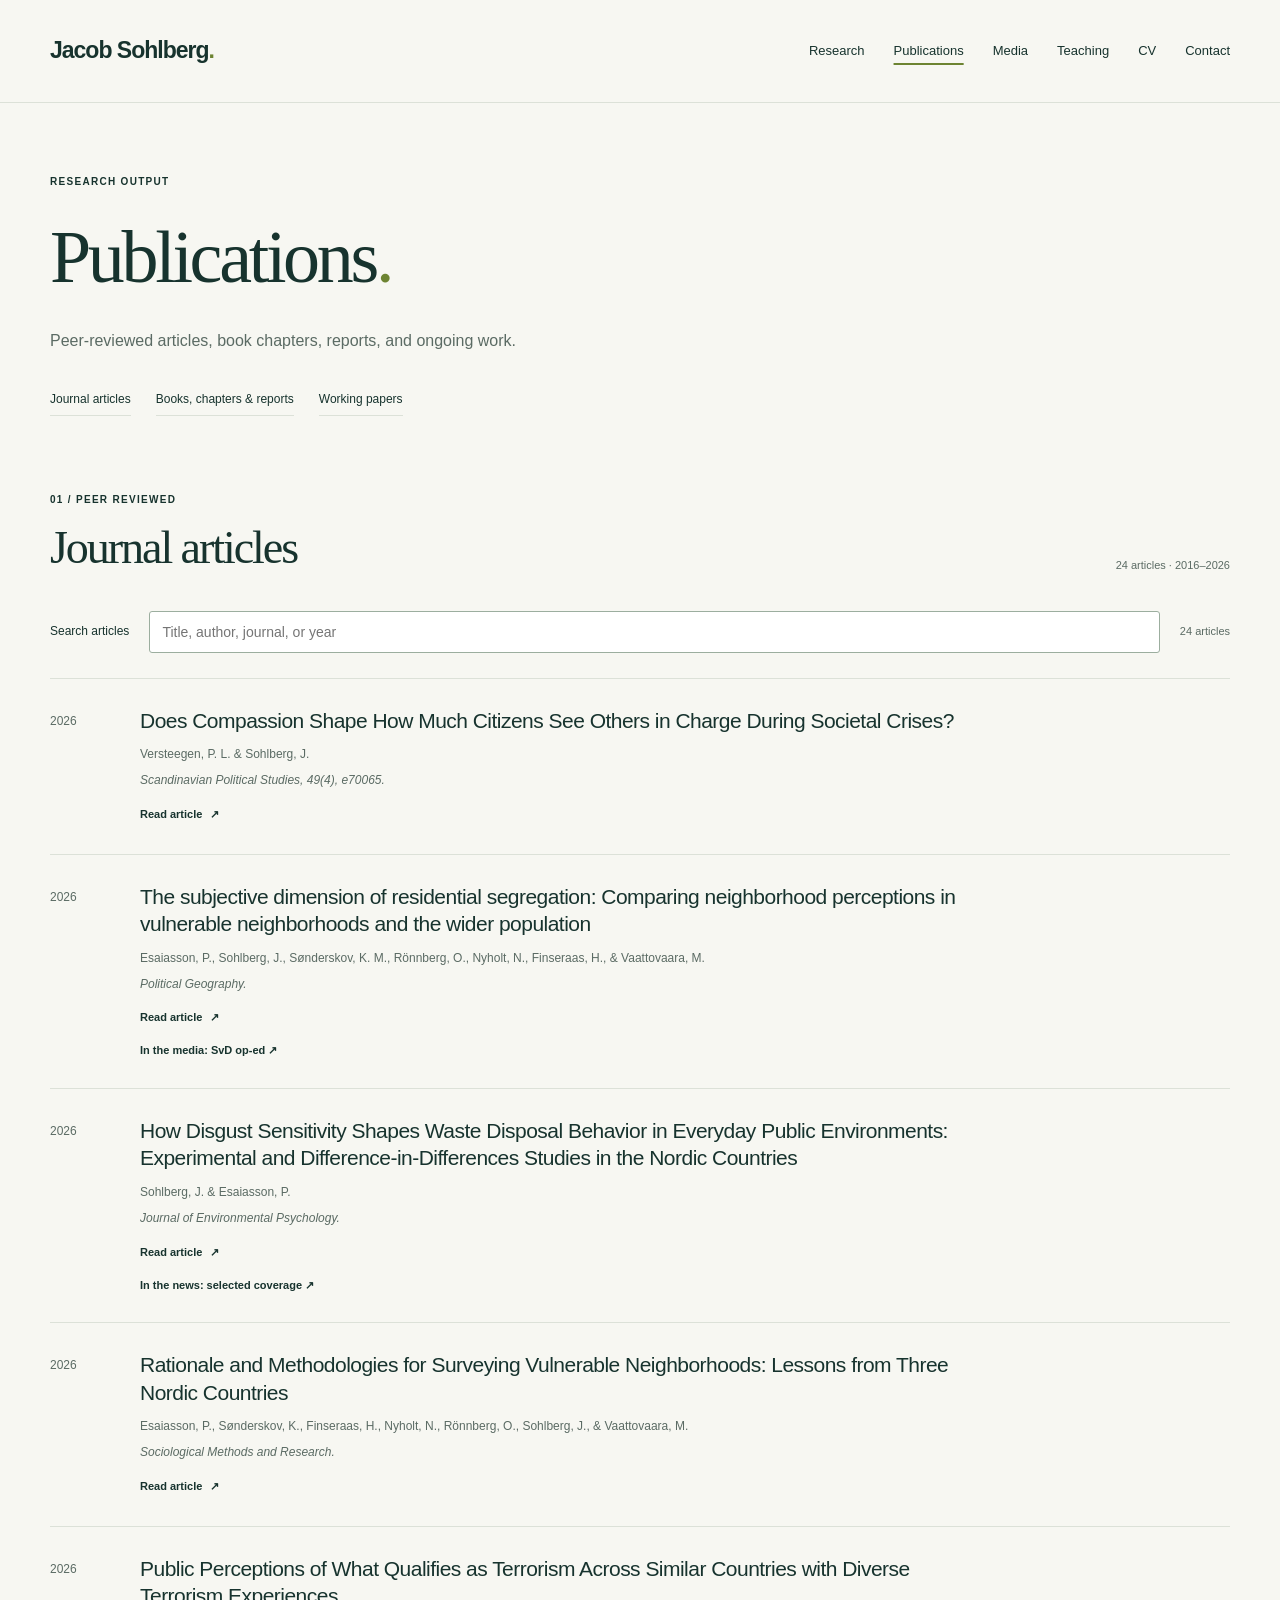
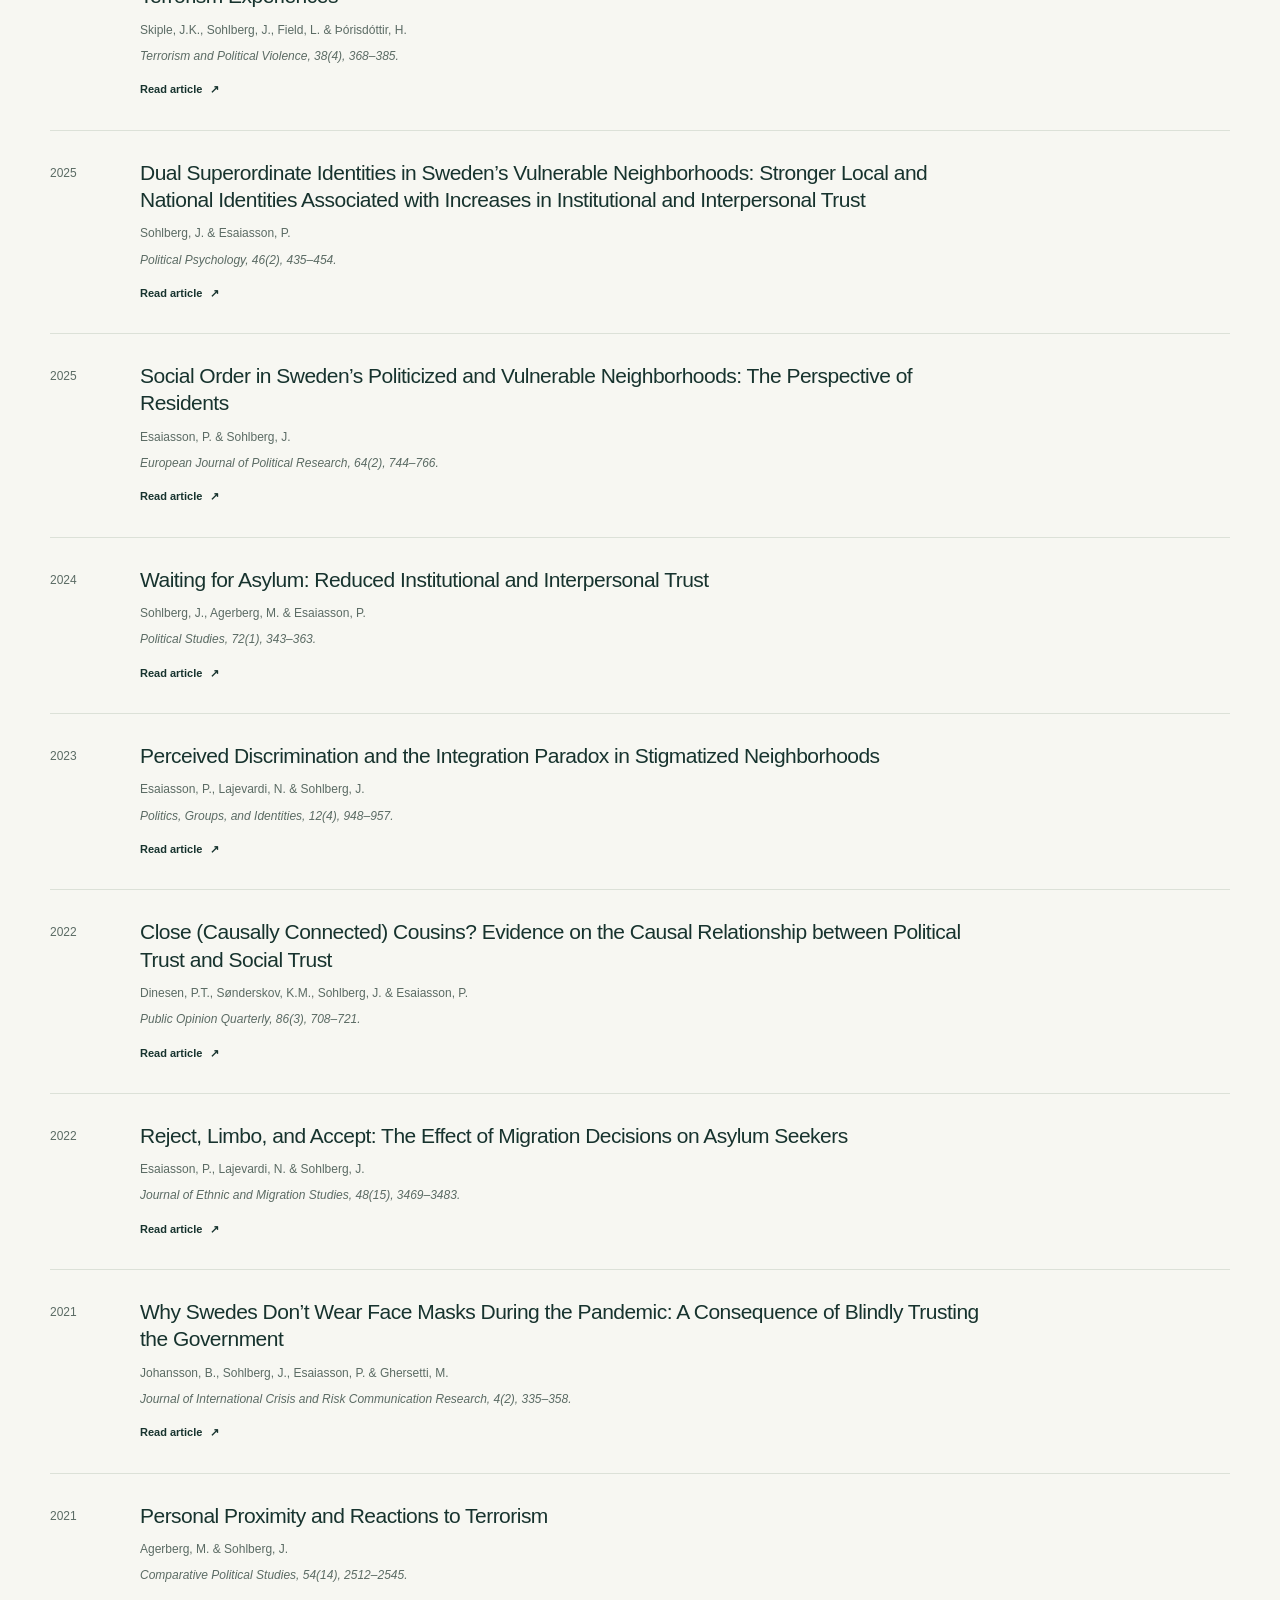
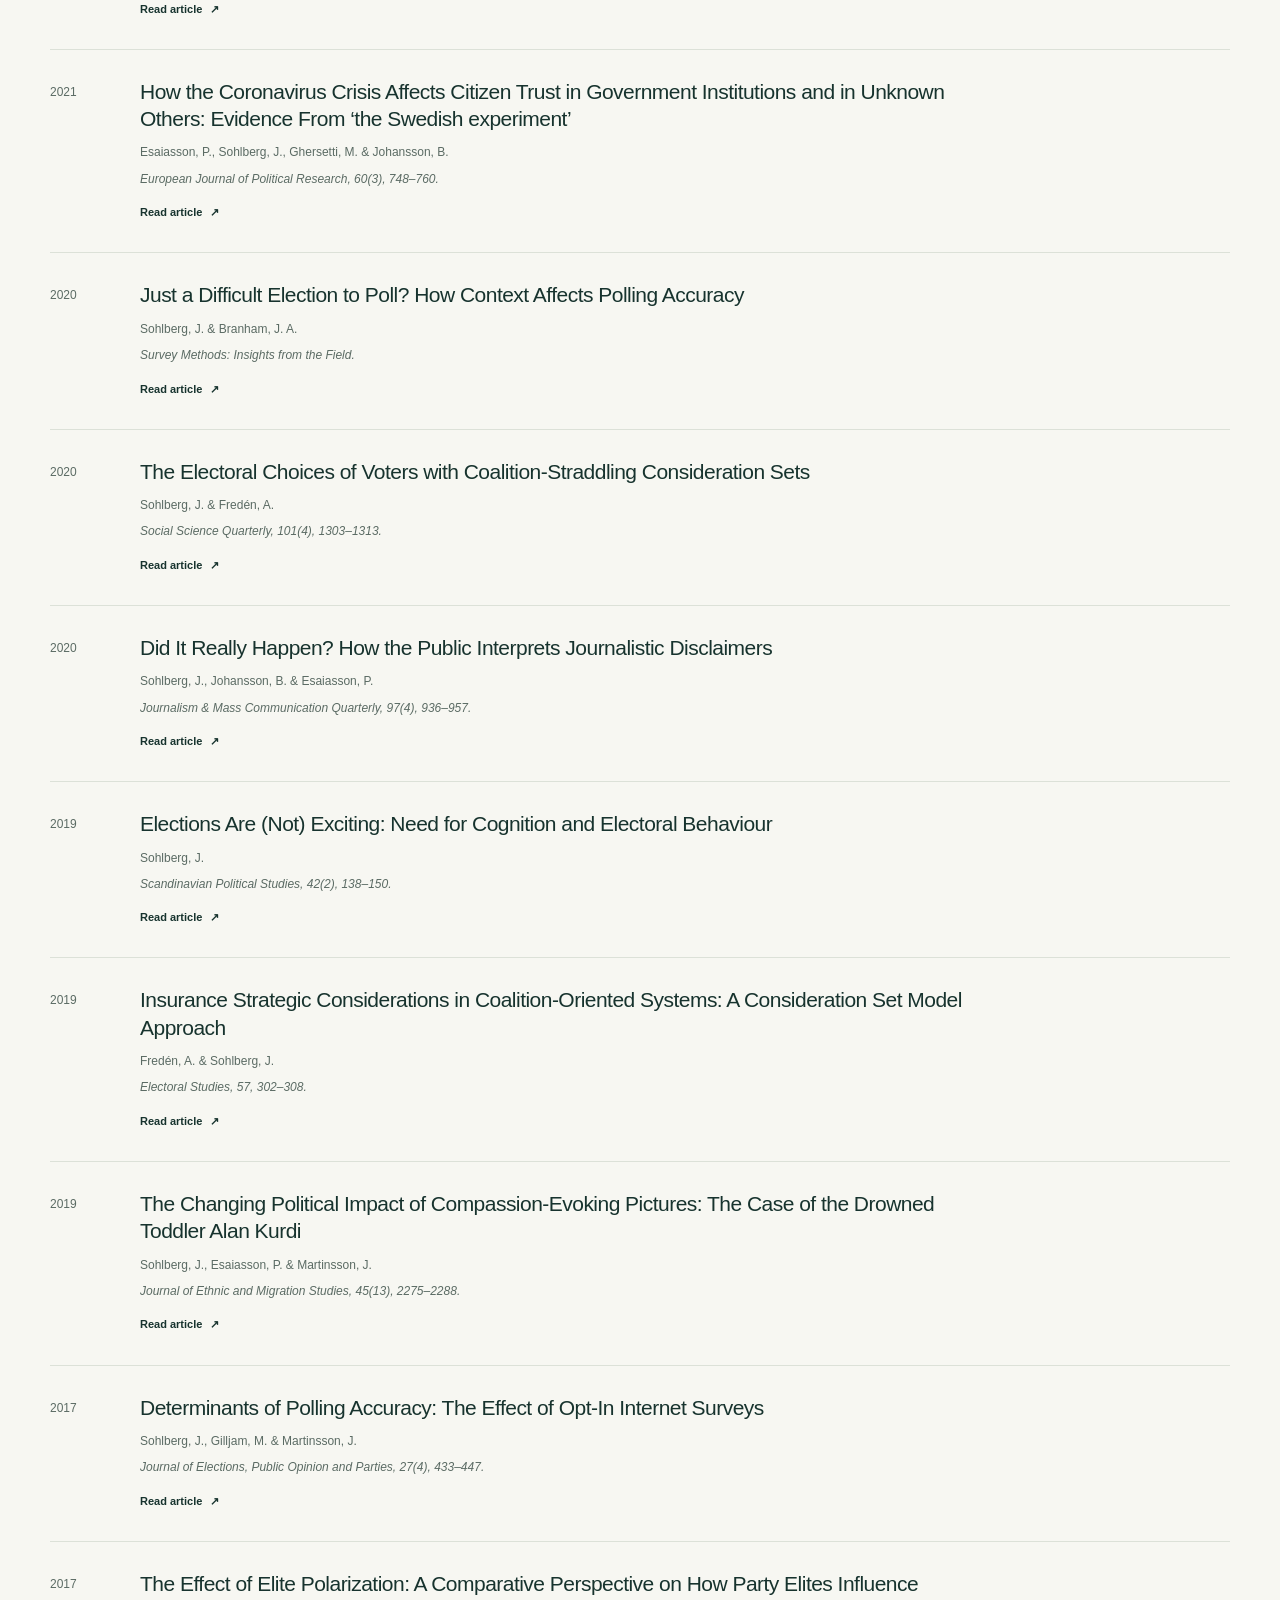
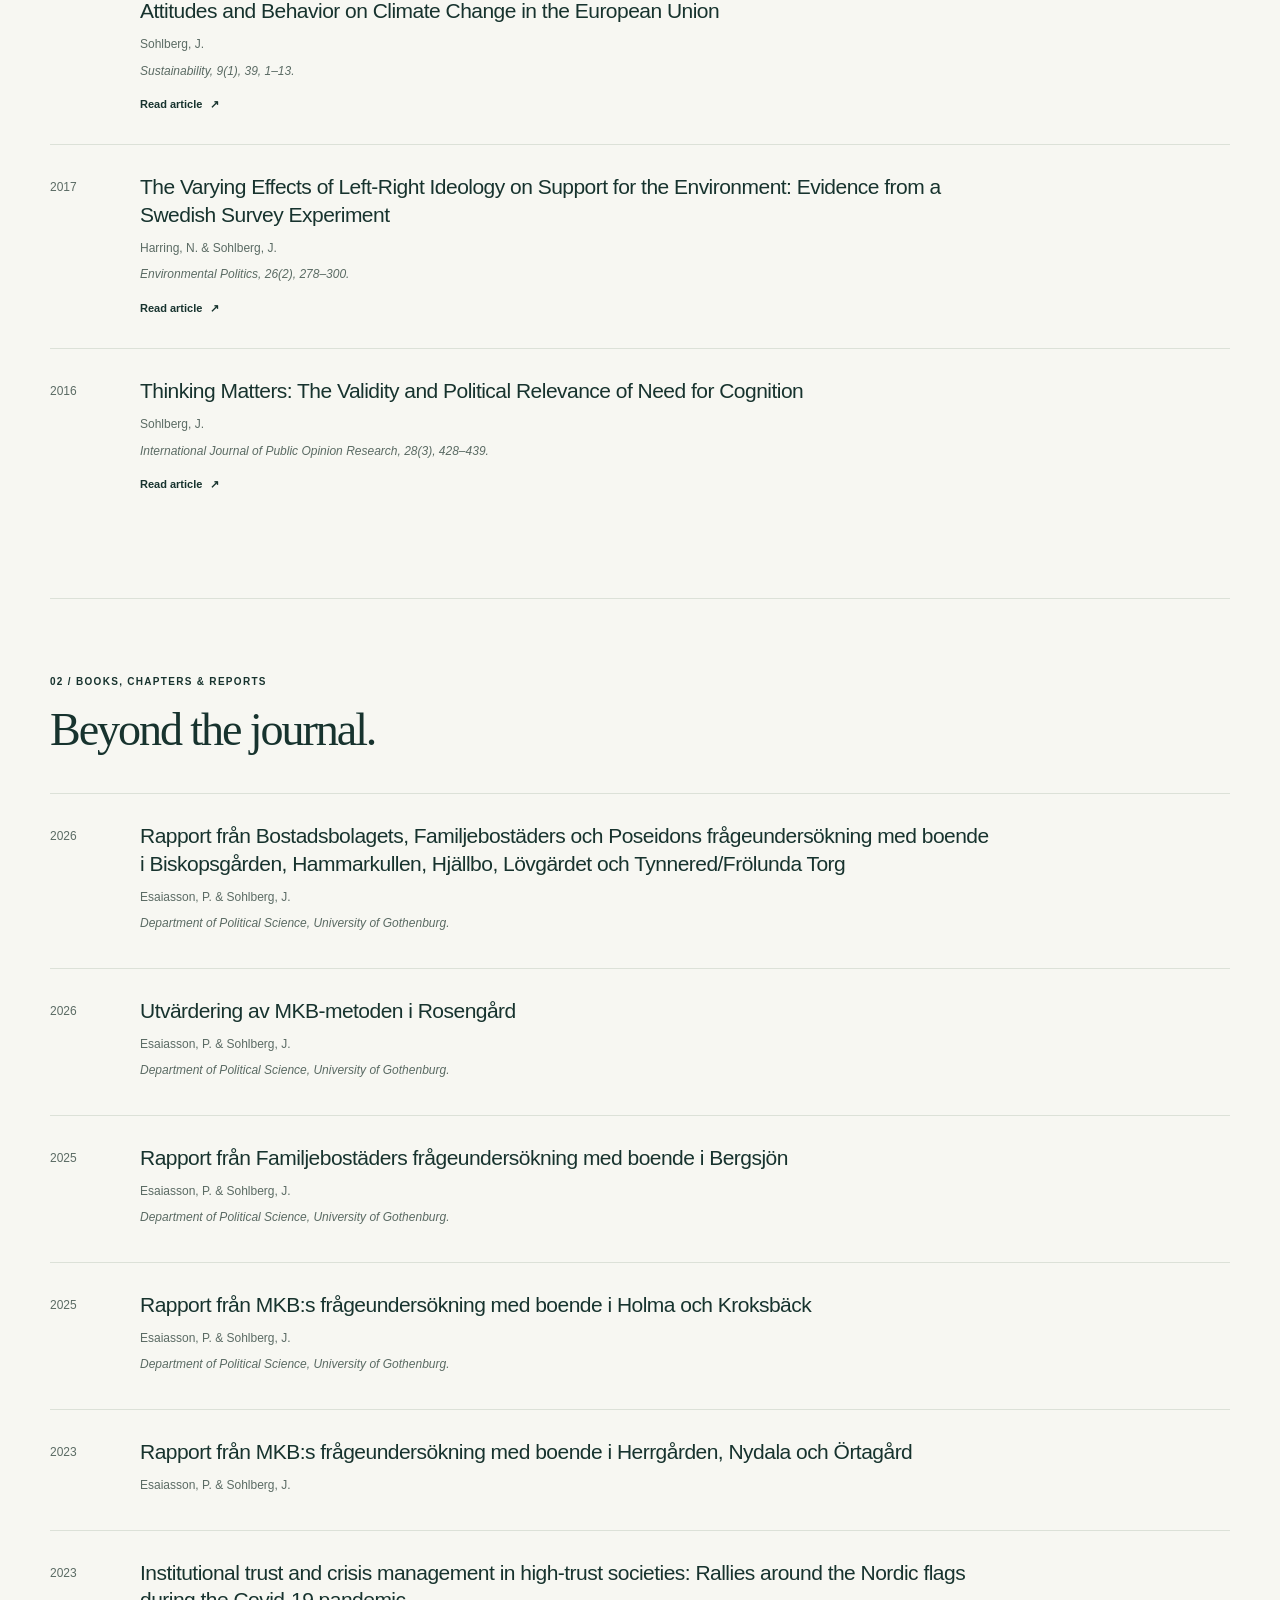
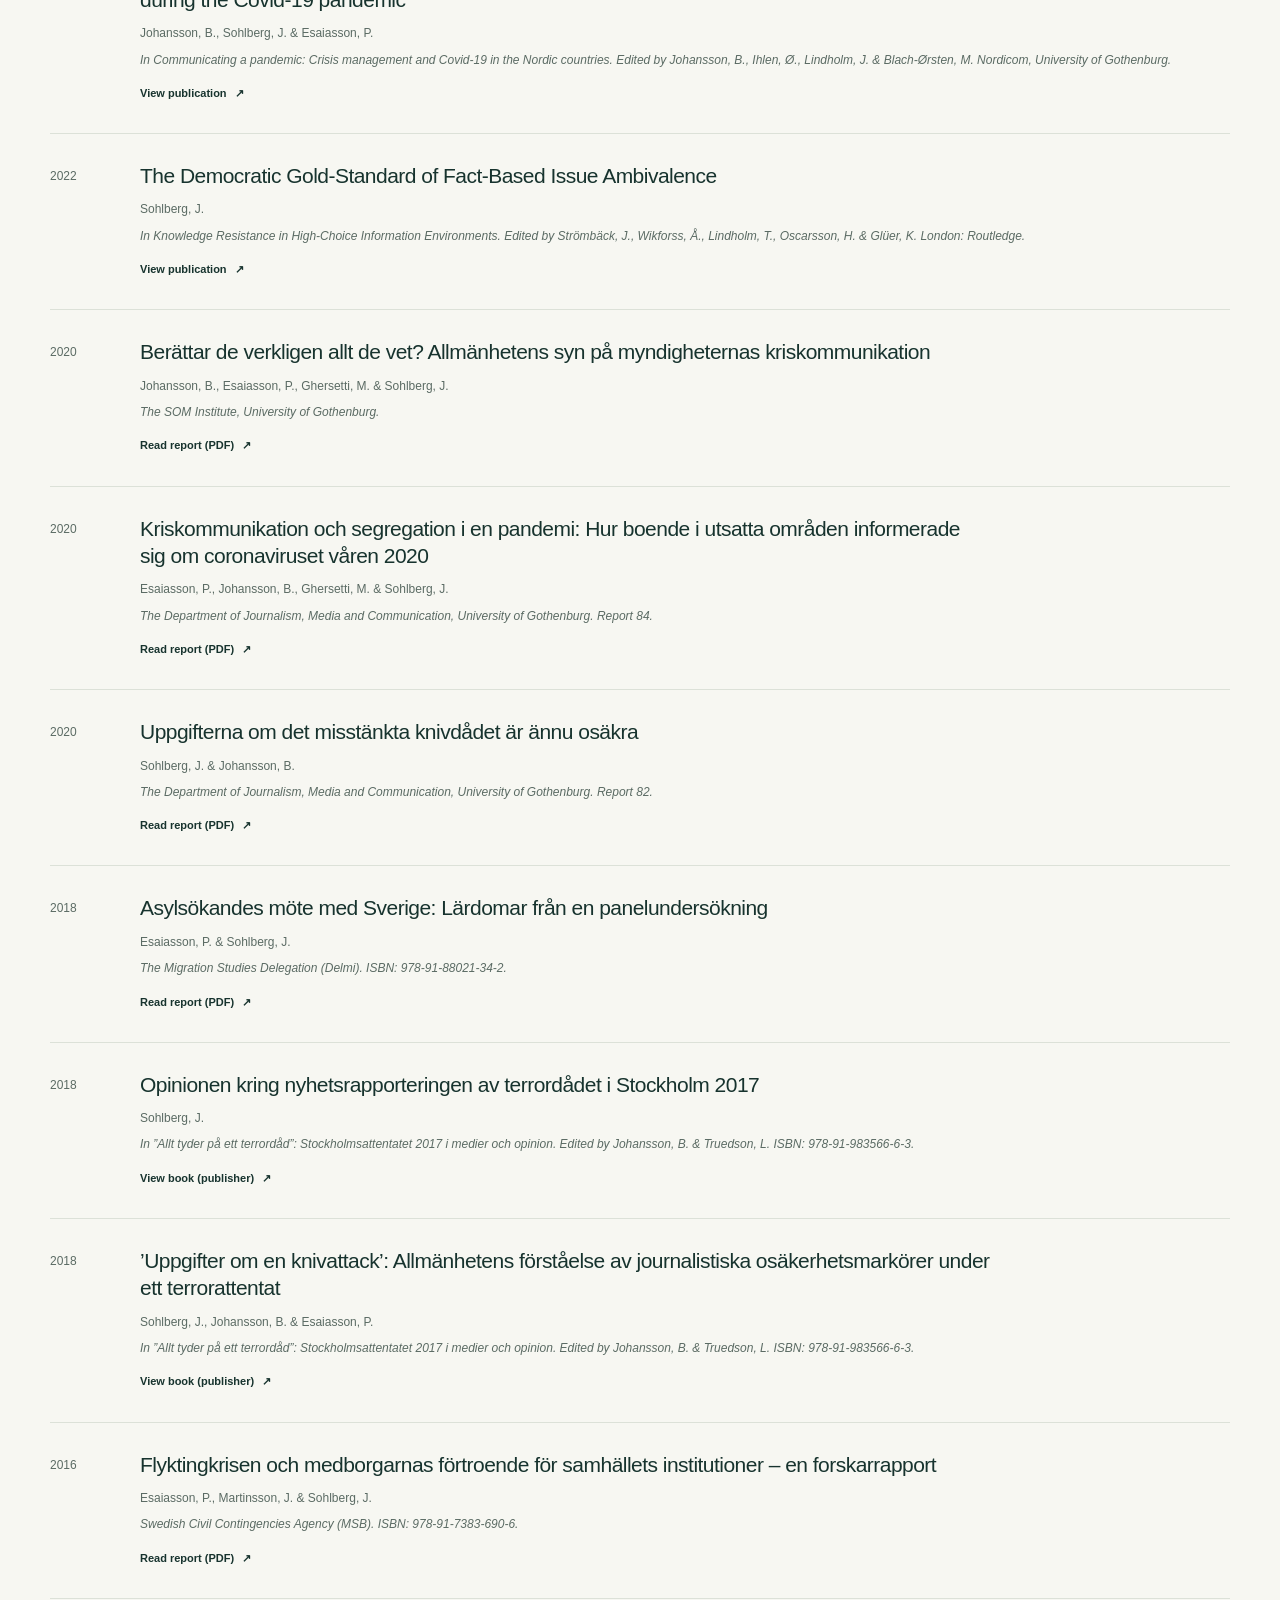
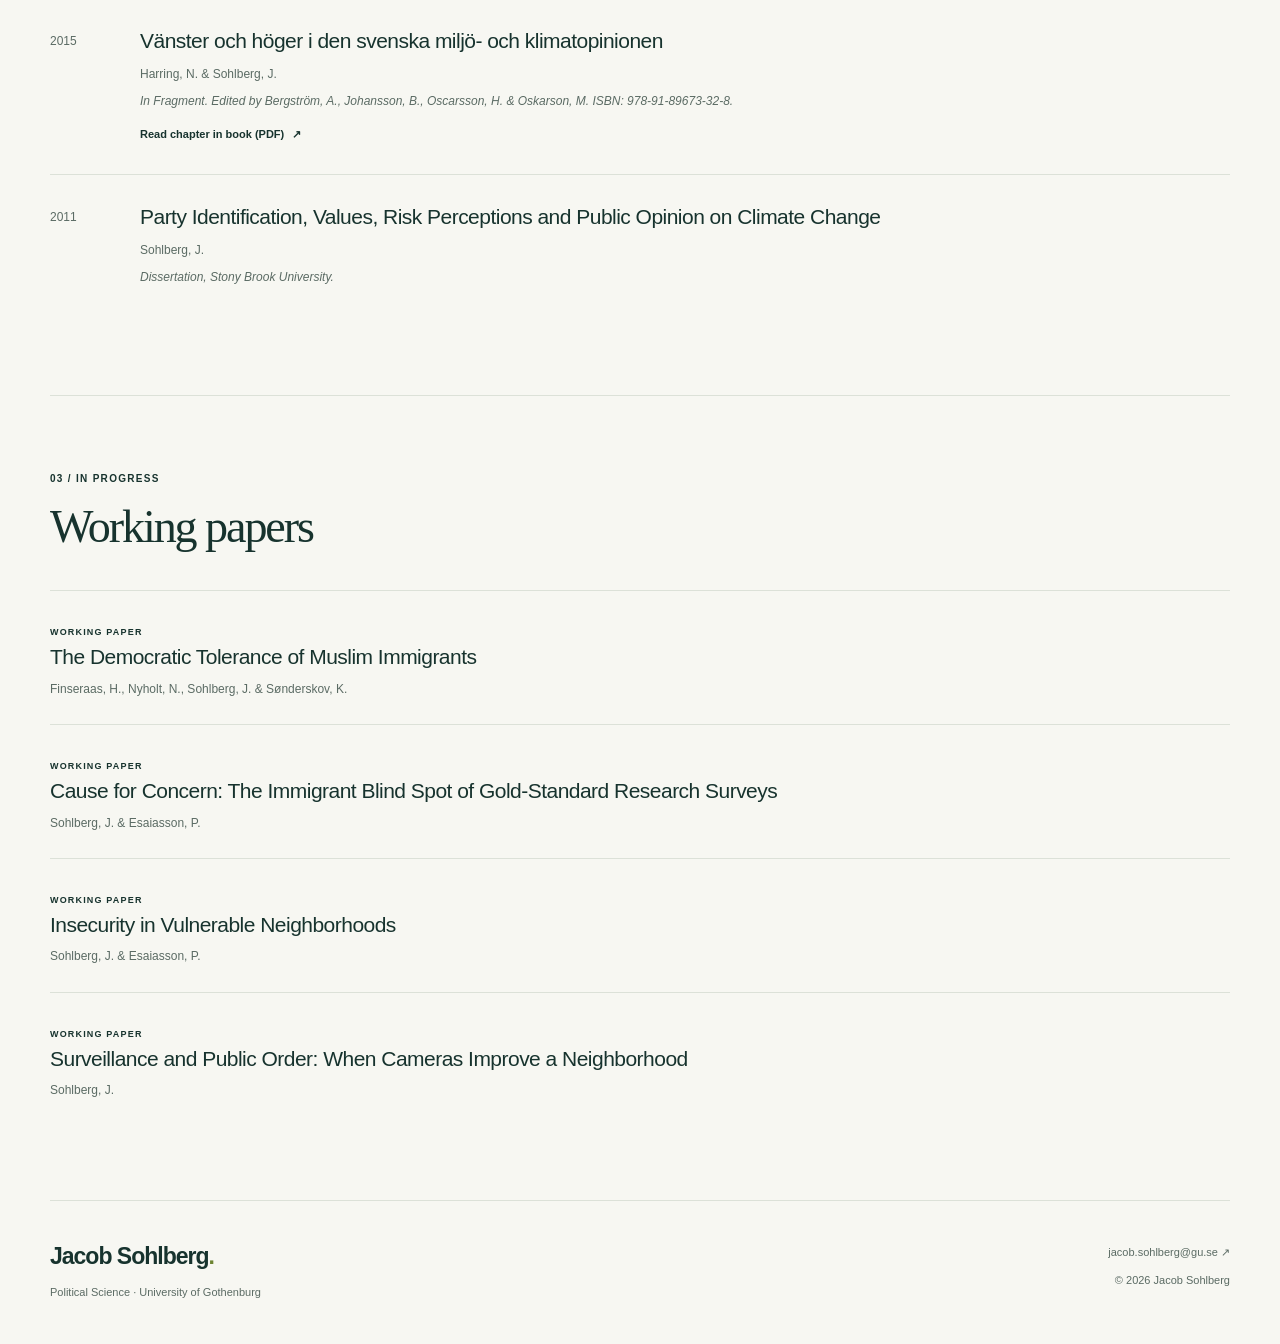
<file: publications.html>
<!doctype html>
<html lang="en"><head><meta charset="utf-8"><meta name="viewport" content="width=device-width, initial-scale=1"><meta name="description" content="Jacob Sohlberg is Associate Professor of Political Science at the University of Gothenburg. Research on public opinion, political psychology, and trust."><meta name="theme-color" content="#f7f7f2"><meta property="og:title" content="Publications · Jacob Sohlberg"><meta property="og:description" content="Jacob Sohlberg is Associate Professor of Political Science at the University of Gothenburg. Research on public opinion, political psychology, and trust."><meta property="og:type" content="website"><title>Publications · Jacob Sohlberg</title><link rel="icon" href="favicon.svg" type="image/svg+xml"><link rel="stylesheet" href="style.css"><script src="site.js" defer></script><!-- Cloudflare Web Analytics --><script type='module' src='https://static.cloudflareinsights.com/beacon.min.js' data-cf-beacon='{"token": "82c2d623e8ec4a98b226dbea287f801e"}'></script><!-- End Cloudflare Web Analytics --></head>
<body><a class="skip-link" href="#main">Skip to content</a><header class="site-header"><div class="header-inner"><a class="wordmark" href="index.html" aria-label="Jacob Sohlberg home">Jacob Sohlberg<span aria-hidden="true">.</span></a><nav aria-label="Main navigation"><a href="index.html#research">Research</a><a href="publications.html" aria-current="page">Publications</a><a href="index.html#disgust-in-the-news">Media</a><a href="index.html#teaching">Teaching</a><a href="cv.html">CV</a><a href="index.html#contact">Contact</a></nav></div></header>
<main id="main"><section class="page-heading wrap"><p class="eyebrow">Research output</p><h1>Publications<span class="accent">.</span></h1><p>Peer-reviewed articles, book chapters, reports, and ongoing work.</p><nav class="section-nav" aria-label="Publication categories"><a href="#journal-articles">Journal articles</a><a href="#books-reports">Books, chapters &amp; reports</a><a href="#working-papers">Working papers</a></nav></section><section class="section wrap" id="journal-articles"><div class="section-top"><div><p class="eyebrow">01 / Peer reviewed</p><h2>Journal articles</h2></div><span class="count">24 articles · 2016–2026</span></div><div class="filter-bar" hidden><label for="publication-search">Search articles</label><input type="search" id="publication-search" placeholder="Title, author, journal, or year"><p id="result-count" role="status" aria-live="polite">24 articles</p></div><div class="publication-list" id="journal-list"><article class="publication" data-year="2026"><span class="pub-year">2026</span><div><h3>Does Compassion Shape How Much Citizens See Others in Charge During Societal Crises?</h3><p class="authors">Versteegen, P. L. &amp; Sohlberg, J.</p><p class="venue">Scandinavian Political Studies, 49(4), e70065.</p><a class="doi-link" href="https://doi.org/10.1111/1467-9477.70065">Read article <span aria-hidden="true">↗</span></a></div></article><article class="publication" data-year="2026"><span class="pub-year">2026</span><div><h3>The subjective dimension of residential segregation: Comparing neighborhood perceptions in vulnerable neighborhoods and the wider population</h3><p class="authors">Esaiasson, P., Sohlberg, J., Sønderskov, K. M., Rönnberg, O., Nyholt, N., Finseraas, H., &amp; Vaattovaara, M.</p><p class="venue">Political Geography.</p><a class="doi-link" href="https://doi.org/10.1016/j.polgeo.2026.103655">Read article <span aria-hidden="true">↗</span></a><a class="media-link" href="index.html#neighborhoods-in-the-news">In the media: SvD op-ed ↗</a></div></article><article class="publication" data-year="2026"><span class="pub-year">2026</span><div><h3>How Disgust Sensitivity Shapes Waste Disposal Behavior in Everyday Public Environments: Experimental and Difference-in-Differences Studies in the Nordic Countries</h3><p class="authors">Sohlberg, J. &amp; Esaiasson, P.</p><p class="venue">Journal of Environmental Psychology.</p><a class="doi-link" href="https://doi.org/10.1016/j.jenvp.2026.103057">Read article <span aria-hidden="true">↗</span></a><a class="media-link" href="index.html#disgust-in-the-news">In the news: selected coverage ↗</a></div></article><article class="publication" data-year="2026"><span class="pub-year">2026</span><div><h3>Rationale and Methodologies for Surveying Vulnerable Neighborhoods: Lessons from Three Nordic Countries</h3><p class="authors">Esaiasson, P., Sønderskov, K., Finseraas, H., Nyholt, N., Rönnberg, O., Sohlberg, J., &amp; Vaattovaara, M.</p><p class="venue">Sociological Methods and Research.</p><a class="doi-link" href="https://doi.org/10.1177/00491241261450123">Read article <span aria-hidden="true">↗</span></a></div></article><article class="publication" data-year="2026"><span class="pub-year">2026</span><div><h3>Public Perceptions of What Qualifies as Terrorism Across Similar Countries with Diverse Terrorism Experiences</h3><p class="authors">Skiple, J.K., Sohlberg, J., Field, L. &amp; Þórisdóttir, H.</p><p class="venue">Terrorism and Political Violence, 38(4), 368–385.</p><a class="doi-link" href="https://doi.org/10.1080/09546553.2024.2433644">Read article <span aria-hidden="true">↗</span></a></div></article><article class="publication" data-year="2025"><span class="pub-year">2025</span><div><h3>Dual Superordinate Identities in Sweden’s Vulnerable Neighborhoods: Stronger Local and National Identities Associated with Increases in Institutional and Interpersonal Trust</h3><p class="authors">Sohlberg, J. &amp; Esaiasson, P.</p><p class="venue">Political Psychology, 46(2), 435–454.</p><a class="doi-link" href="https://doi.org/10.1111/pops.13015">Read article <span aria-hidden="true">↗</span></a></div></article><article class="publication" data-year="2025"><span class="pub-year">2025</span><div><h3>Social Order in Sweden’s Politicized and Vulnerable Neighborhoods: The Perspective of Residents</h3><p class="authors">Esaiasson, P. &amp; Sohlberg, J.</p><p class="venue">European Journal of Political Research, 64(2), 744–766.</p><a class="doi-link" href="https://doi.org/10.1111/1475-6765.12723">Read article <span aria-hidden="true">↗</span></a></div></article><article class="publication" data-year="2024"><span class="pub-year">2024</span><div><h3>Waiting for Asylum: Reduced Institutional and Interpersonal Trust</h3><p class="authors">Sohlberg, J., Agerberg, M. &amp; Esaiasson, P.</p><p class="venue">Political Studies, 72(1), 343–363.</p><a class="doi-link" href="https://doi.org/10.1177/00323217221103728">Read article <span aria-hidden="true">↗</span></a></div></article><article class="publication" data-year="2023"><span class="pub-year">2023</span><div><h3>Perceived Discrimination and the Integration Paradox in Stigmatized Neighborhoods</h3><p class="authors">Esaiasson, P., Lajevardi, N. &amp; Sohlberg, J.</p><p class="venue">Politics, Groups, and Identities, 12(4), 948–957.</p><a class="doi-link" href="https://doi.org/10.1080/21565503.2023.2227438">Read article <span aria-hidden="true">↗</span></a></div></article><article class="publication" data-year="2022"><span class="pub-year">2022</span><div><h3>Close (Causally Connected) Cousins? Evidence on the Causal Relationship between Political Trust and Social Trust</h3><p class="authors">Dinesen, P.T., Sønderskov, K.M., Sohlberg, J. &amp; Esaiasson, P.</p><p class="venue">Public Opinion Quarterly, 86(3), 708–721.</p><a class="doi-link" href="https://doi.org/10.1093/poq/nfac027">Read article <span aria-hidden="true">↗</span></a></div></article><article class="publication" data-year="2022"><span class="pub-year">2022</span><div><h3>Reject, Limbo, and Accept: The Effect of Migration Decisions on Asylum Seekers</h3><p class="authors">Esaiasson, P., Lajevardi, N. &amp; Sohlberg, J.</p><p class="venue">Journal of Ethnic and Migration Studies, 48(15), 3469–3483.</p><a class="doi-link" href="https://doi.org/10.1080/1369183X.2022.2042222">Read article <span aria-hidden="true">↗</span></a></div></article><article class="publication" data-year="2021"><span class="pub-year">2021</span><div><h3>Why Swedes Don’t Wear Face Masks During the Pandemic: A Consequence of Blindly Trusting the Government</h3><p class="authors">Johansson, B., Sohlberg, J., Esaiasson, P. &amp; Ghersetti, M.</p><p class="venue">Journal of International Crisis and Risk Communication Research, 4(2), 335–358.</p><a class="doi-link" href="https://doi.org/10.30658/jicrcr.4.2.6">Read article <span aria-hidden="true">↗</span></a></div></article><article class="publication" data-year="2021"><span class="pub-year">2021</span><div><h3>Personal Proximity and Reactions to Terrorism</h3><p class="authors">Agerberg, M. &amp; Sohlberg, J.</p><p class="venue">Comparative Political Studies, 54(14), 2512–2545.</p><a class="doi-link" href="https://doi.org/10.1177/0010414021997162">Read article <span aria-hidden="true">↗</span></a></div></article><article class="publication" data-year="2021"><span class="pub-year">2021</span><div><h3>How the Coronavirus Crisis Affects Citizen Trust in Government Institutions and in Unknown Others: Evidence From ‘the Swedish experiment’</h3><p class="authors">Esaiasson, P., Sohlberg, J., Ghersetti, M. &amp; Johansson, B.</p><p class="venue">European Journal of Political Research, 60(3), 748–760.</p><a class="doi-link" href="https://doi.org/10.1111/1475-6765.12419">Read article <span aria-hidden="true">↗</span></a></div></article><article class="publication" data-year="2020"><span class="pub-year">2020</span><div><h3>Just a Difficult Election to Poll? How Context Affects Polling Accuracy</h3><p class="authors">Sohlberg, J. &amp; Branham, J. A.</p><p class="venue">Survey Methods: Insights from the Field.</p><a class="doi-link" href="https://doi.org/10.13094/SMIF-2020-00013">Read article <span aria-hidden="true">↗</span></a></div></article><article class="publication" data-year="2020"><span class="pub-year">2020</span><div><h3>The Electoral Choices of Voters with Coalition-Straddling Consideration Sets</h3><p class="authors">Sohlberg, J. &amp; Fredén, A.</p><p class="venue">Social Science Quarterly, 101(4), 1303–1313.</p><a class="doi-link" href="https://doi.org/10.1111/ssqu.12813">Read article <span aria-hidden="true">↗</span></a></div></article><article class="publication" data-year="2020"><span class="pub-year">2020</span><div><h3>Did It Really Happen? How the Public Interprets Journalistic Disclaimers</h3><p class="authors">Sohlberg, J., Johansson, B. &amp; Esaiasson, P.</p><p class="venue">Journalism &amp; Mass Communication Quarterly, 97(4), 936–957.</p><a class="doi-link" href="https://doi.org/10.1177/1077699020910116">Read article <span aria-hidden="true">↗</span></a></div></article><article class="publication" data-year="2019"><span class="pub-year">2019</span><div><h3>Elections Are (Not) Exciting: Need for Cognition and Electoral Behaviour</h3><p class="authors">Sohlberg, J.</p><p class="venue">Scandinavian Political Studies, 42(2), 138–150.</p><a class="doi-link" href="https://doi.org/10.1111/1467-9477.12138">Read article <span aria-hidden="true">↗</span></a></div></article><article class="publication" data-year="2019"><span class="pub-year">2019</span><div><h3>Insurance Strategic Considerations in Coalition-Oriented Systems: A Consideration Set Model Approach</h3><p class="authors">Fredén, A. &amp; Sohlberg, J.</p><p class="venue">Electoral Studies, 57, 302–308.</p><a class="doi-link" href="https://doi.org/10.1016/j.electstud.2018.08.008">Read article <span aria-hidden="true">↗</span></a></div></article><article class="publication" data-year="2019"><span class="pub-year">2019</span><div><h3>The Changing Political Impact of Compassion-Evoking Pictures: The Case of the Drowned Toddler Alan Kurdi</h3><p class="authors">Sohlberg, J., Esaiasson, P. &amp; Martinsson, J.</p><p class="venue">Journal of Ethnic and Migration Studies, 45(13), 2275–2288.</p><a class="doi-link" href="https://doi.org/10.1080/1369183X.2018.1538773">Read article <span aria-hidden="true">↗</span></a></div></article><article class="publication" data-year="2017"><span class="pub-year">2017</span><div><h3>Determinants of Polling Accuracy: The Effect of Opt-In Internet Surveys</h3><p class="authors">Sohlberg, J., Gilljam, M. &amp; Martinsson, J.</p><p class="venue">Journal of Elections, Public Opinion and Parties, 27(4), 433–447.</p><a class="doi-link" href="https://doi.org/10.1080/17457289.2017.1300588">Read article <span aria-hidden="true">↗</span></a></div></article><article class="publication" data-year="2017"><span class="pub-year">2017</span><div><h3>The Effect of Elite Polarization: A Comparative Perspective on How Party Elites Influence Attitudes and Behavior on Climate Change in the European Union</h3><p class="authors">Sohlberg, J.</p><p class="venue">Sustainability, 9(1), 39, 1–13.</p><a class="doi-link" href="https://doi.org/10.3390/su9010039">Read article <span aria-hidden="true">↗</span></a></div></article><article class="publication" data-year="2017"><span class="pub-year">2017</span><div><h3>The Varying Effects of Left-Right Ideology on Support for the Environment: Evidence from a Swedish Survey Experiment</h3><p class="authors">Harring, N. &amp; Sohlberg, J.</p><p class="venue">Environmental Politics, 26(2), 278–300.</p><a class="doi-link" href="https://doi.org/10.1080/09644016.2016.1244965">Read article <span aria-hidden="true">↗</span></a></div></article><article class="publication" data-year="2016"><span class="pub-year">2016</span><div><h3>Thinking Matters: The Validity and Political Relevance of Need for Cognition</h3><p class="authors">Sohlberg, J.</p><p class="venue">International Journal of Public Opinion Research, 28(3), 428–439.</p><a class="doi-link" href="https://doi.org/10.1093/ijpor/edv023">Read article <span aria-hidden="true">↗</span></a></div></article></div><p id="no-results" hidden>No articles match your search. Try another title, author, journal, or year.</p></section><section class="section wrap" id="books-reports"><div class="section-top"><div><p class="eyebrow">02 / Books, chapters &amp; reports</p><h2>Beyond the journal.</h2></div></div><div class="publication-list"><article class="publication" data-year="2026"><span class="pub-year">2026</span><div><h3>Rapport från Bostadsbolagets, Familjebostäders och Poseidons frågeundersökning med boende i Biskopsgården, Hammarkullen, Hjällbo, Lövgärdet och Tynnered/Frölunda Torg</h3><p class="authors">Esaiasson, P. &amp; Sohlberg, J.</p><p class="venue">Department of Political Science, University of Gothenburg.</p></div></article><article class="publication" data-year="2026"><span class="pub-year">2026</span><div><h3>Utvärdering av MKB-metoden i Rosengård</h3><p class="authors">Esaiasson, P. &amp; Sohlberg, J.</p><p class="venue">Department of Political Science, University of Gothenburg.</p></div></article><article class="publication" data-year="2025"><span class="pub-year">2025</span><div><h3>Rapport från Familjebostäders frågeundersökning med boende i Bergsjön</h3><p class="authors">Esaiasson, P. &amp; Sohlberg, J.</p><p class="venue">Department of Political Science, University of Gothenburg.</p></div></article><article class="publication" data-year="2025"><span class="pub-year">2025</span><div><h3>Rapport från MKB:s frågeundersökning med boende i Holma och Kroksbäck</h3><p class="authors">Esaiasson, P. &amp; Sohlberg, J.</p><p class="venue">Department of Political Science, University of Gothenburg.</p></div></article><article class="publication" data-year="2023"><span class="pub-year">2023</span><div><h3>Rapport från MKB:s frågeundersökning med boende i Herrgården, Nydala och Örtagård</h3><p class="authors">Esaiasson, P. &amp; Sohlberg, J.</p><p class="venue"></p></div></article><article class="publication" data-year="2023"><span class="pub-year">2023</span><div><h3>Institutional trust and crisis management in high-trust societies: Rallies around the Nordic flags during the Covid-19 pandemic</h3><p class="authors">Johansson, B., Sohlberg, J. &amp; Esaiasson, P.</p><p class="venue">In Communicating a pandemic: Crisis management and Covid-19 in the Nordic countries. Edited by Johansson, B., Ihlen, Ø., Lindholm, J. &amp; Blach-Ørsten, M. Nordicom, University of Gothenburg.</p><a class="doi-link" href="https://doi.org/10.48335/9789188855688-13">View publication <span aria-hidden="true">↗</span></a></div></article><article class="publication" data-year="2022"><span class="pub-year">2022</span><div><h3>The Democratic Gold-Standard of Fact-Based Issue Ambivalence</h3><p class="authors">Sohlberg, J.</p><p class="venue">In Knowledge Resistance in High-Choice Information Environments. Edited by Strömbäck, J., Wikforss, Å., Lindholm, T., Oscarsson, H. &amp; Glüer, K. London: Routledge.</p><a class="doi-link" href="https://doi.org/10.4324/9781003111474-13">View publication <span aria-hidden="true">↗</span></a></div></article><article class="publication" data-year="2020"><span class="pub-year">2020</span><div><h3>Berättar de verkligen allt de vet? Allmänhetens syn på myndigheternas kriskommunikation</h3><p class="authors">Johansson, B., Esaiasson, P., Ghersetti, M. &amp; Sohlberg, J.</p><p class="venue">The SOM Institute, University of Gothenburg.</p><a class="doi-link" href="https://www.gu.se/sites/default/files/2020-11/10.%20Ber%C3%A4ttar%20de%20verkligen%20allt%20de%20vet_Johansson-Esaiasson-Ghersetti-Sohlberg.pdf">Read report (PDF) <span aria-hidden="true">↗</span></a></div></article><article class="publication" data-year="2020"><span class="pub-year">2020</span><div><h3>Kriskommunikation och segregation i en pandemi: Hur boende i utsatta områden informerade sig om coronaviruset våren 2020</h3><p class="authors">Esaiasson, P., Johansson, B., Ghersetti, M. &amp; Sohlberg, J.</p><p class="venue">The Department of Journalism, Media and Communication, University of Gothenburg. Report 84.</p><a class="doi-link" href="https://www.gu.se/sites/default/files/2020-09/84.Kriskommunikation_och_segregation_i_en_pandemi_0.pdf">Read report (PDF) <span aria-hidden="true">↗</span></a></div></article><article class="publication" data-year="2020"><span class="pub-year">2020</span><div><h3>Uppgifterna om det misstänkta knivdådet är ännu osäkra</h3><p class="authors">Sohlberg, J. &amp; Johansson, B.</p><p class="venue">The Department of Journalism, Media and Communication, University of Gothenburg. Report 82.</p><a class="doi-link" href="https://www.gu.se/sites/default/files/2024-05/1768073_nr-82-hela-rapporten.pdf">Read report (PDF) <span aria-hidden="true">↗</span></a></div></article><article class="publication" data-year="2018"><span class="pub-year">2018</span><div><h3>Asylsökandes möte med Sverige: Lärdomar från en panelundersökning</h3><p class="authors">Esaiasson, P. &amp; Sohlberg, J.</p><p class="venue">The Migration Studies Delegation (Delmi). ISBN: 978-91-88021-34-2.</p><a class="doi-link" href="https://www.delmi.se/media/2cldmiq2/delmi-rapport-2018_8.pdf">Read report (PDF) <span aria-hidden="true">↗</span></a></div></article><article class="publication" data-year="2018"><span class="pub-year">2018</span><div><h3>Opinionen kring nyhetsrapporteringen av terrordådet i Stockholm 2017</h3><p class="authors">Sohlberg, J.</p><p class="venue">In ”Allt tyder på ett terrordåd”: Stockholmsattentatet 2017 i medier och opinion. Edited by Johansson, B. &amp; Truedson, L. ISBN: 978-91-983566-6-3.</p><a class="doi-link" href="https://www.mediestudier.se/reports/allt-tyder-pa-ett-terrordad">View book (publisher) <span aria-hidden="true">↗</span></a></div></article><article class="publication" data-year="2018"><span class="pub-year">2018</span><div><h3>’Uppgifter om en knivattack’: Allmänhetens förståelse av journalistiska osäkerhetsmarkörer under ett terrorattentat</h3><p class="authors">Sohlberg, J., Johansson, B. &amp; Esaiasson, P.</p><p class="venue">In ”Allt tyder på ett terrordåd”: Stockholmsattentatet 2017 i medier och opinion. Edited by Johansson, B. &amp; Truedson, L. ISBN: 978-91-983566-6-3.</p><a class="doi-link" href="https://www.mediestudier.se/reports/allt-tyder-pa-ett-terrordad">View book (publisher) <span aria-hidden="true">↗</span></a></div></article><article class="publication" data-year="2016"><span class="pub-year">2016</span><div><h3>Flyktingkrisen och medborgarnas förtroende för samhällets institutioner – en forskarrapport</h3><p class="authors">Esaiasson, P., Martinsson, J. &amp; Sohlberg, J.</p><p class="venue">Swedish Civil Contingencies Agency (MSB). ISBN: 978-91-7383-690-6.</p><a class="doi-link" href="https://rib.msb.se/filer/pdf/28209.pdf">Read report (PDF) <span aria-hidden="true">↗</span></a></div></article><article class="publication" data-year="2015"><span class="pub-year">2015</span><div><h3>Vänster och höger i den svenska miljö- och klimatopinionen</h3><p class="authors">Harring, N. &amp; Sohlberg, J.</p><p class="venue">In Fragment. Edited by Bergström, A., Johansson, B., Oscarsson, H. &amp; Oskarson, M. ISBN: 978-91-89673-32-8.</p><a class="doi-link" href="https://www.gu.se/sites/default/files/2020-05/Fragment---hela-boken.pdf#page=213">Read chapter in book (PDF) <span aria-hidden="true">↗</span></a></div></article><article class="publication" data-year="2011"><span class="pub-year">2011</span><div><h3>Party Identification, Values, Risk Perceptions and Public Opinion on Climate Change</h3><p class="authors">Sohlberg, J.</p><p class="venue">Dissertation, Stony Brook University.</p></div></article></div></section><section class="section wrap" id="working-papers"><div class="section-top"><div><p class="eyebrow">03 / In progress</p><h2>Working papers</h2></div></div><article class="working-paper"><span class="eyebrow">Working paper</span><h3>The Democratic Tolerance of Muslim Immigrants</h3><p>Finseraas, H., Nyholt, N., Sohlberg, J. &amp; Sønderskov, K.</p></article><article class="working-paper"><span class="eyebrow">Working paper</span><h3>Cause for Concern: The Immigrant Blind Spot of Gold-Standard Research Surveys</h3><p>Sohlberg, J. &amp; Esaiasson, P.</p></article><article class="working-paper"><span class="eyebrow">Working paper</span><h3>Insecurity in Vulnerable Neighborhoods</h3><p>Sohlberg, J. &amp; Esaiasson, P.</p></article><article class="working-paper"><span class="eyebrow">Working paper</span><h3>Surveillance and Public Order: When Cameras Improve a Neighborhood</h3><p>Sohlberg, J.</p></article></section></main><footer class="site-footer wrap"><div><a class="wordmark" href="index.html">Jacob Sohlberg<span aria-hidden="true">.</span></a><p>Political Science · University of Gothenburg</p></div><div><a href="mailto:jacob.sohlberg@gu.se">jacob.sohlberg@gu.se ↗</a><p>© 2026 Jacob Sohlberg</p></div></footer></body></html>
</file>
<file: style.css>
:root{--paper:#f7f7f2;--white:#fff;--ink:#17332e;--muted:#5b6b64;--green:#173c37;--accent:#d8e986;--line:#dce1d8;--soft:#ecf0e7}
*{box-sizing:border-box}html{scroll-behavior:smooth;scroll-padding-top:30px}body{margin:0;background:var(--paper);color:var(--ink);font:16px/1.7 Arial,Helvetica,sans-serif;-webkit-font-smoothing:antialiased}a{color:inherit;text-underline-offset:5px}a:hover{text-decoration:underline}a:focus-visible,button:focus-visible,input:focus-visible{outline:3px solid #587129;outline-offset:5px}::selection{background:var(--accent);color:var(--ink)}[hidden]{display:none!important}.wrap,.header-inner{width:min(1180px,calc(100% - 96px));margin-inline:auto}.site-header{border-bottom:1px solid var(--line)}.header-inner{min-height:102px;display:flex;align-items:center;justify-content:space-between;gap:30px}.wordmark{text-decoration:none;font-size:23px;font-weight:600;letter-spacing:-1px}.wordmark span,.accent{color:#6d8432}.site-header nav{display:flex;gap:29px;font-size:13px}.site-header nav a{text-decoration:none;position:relative}.site-header nav a:hover,.site-header nav a[aria-current=page]{text-decoration:underline;text-decoration-color:#6d8432;text-decoration-thickness:2px;text-underline-offset:8px}
h1,h2,h3,p{margin-top:0}h1,h2,h3{line-height:1.15;font-weight:400}h1,h2{font-family:Georgia,'Times New Roman',serif;letter-spacing:-.045em}h1{font-size:clamp(46px,5.5vw,76px);margin-bottom:27px}h2{font-size:clamp(34px,3.6vw,48px);margin-bottom:0}h3{font-size:23px;letter-spacing:-.025em;line-height:1.3}p{margin-bottom:18px}.eyebrow{text-transform:uppercase;font-size:10px;letter-spacing:.13em;font-weight:700;margin-bottom:25px;line-height:1.7}.status-dot{display:inline-block;width:7px;height:7px;border-radius:50%;background:#748c3e;margin-right:7px}.hero{display:grid;grid-template-columns:minmax(0,1.4fr) minmax(0,1fr);gap:55px;padding-block:78px 74px;align-items:center}.hero h1 em{font-weight:400;color:#607765}.hero-description{max-width:540px;color:var(--muted);font-size:17px;line-height:1.85}.hero-actions{display:flex;align-items:center;flex-wrap:wrap;gap:26px;margin-top:30px}.button{display:inline-flex;align-items:center;justify-content:center;gap:25px;padding:14px 20px;background:var(--green);color:var(--paper);font:600 12px/1.5 Arial,Helvetica,sans-serif;border:1px solid var(--green);border-radius:3px;text-decoration:none;cursor:pointer}.button:hover{background:#284d42;text-decoration:none}.plain-link{font-size:12px;font-weight:600;text-decoration:none;white-space:normal}.hero-visual{background:var(--green);padding:13px 13px 0;border-radius:4px;transform:rotate(2deg)}.neighborhood-art{display:block;width:100%;height:auto}.visual-caption{border-top:1px solid #527068;display:flex;justify-content:space-between;gap:10px;padding:17px 12px;color:#d8e0d9;font-size:9px;letter-spacing:.07em;text-transform:uppercase}.affiliation-strip{border-block:1px solid var(--line)}.affiliation-strip .wrap{display:flex;justify-content:space-between;gap:20px;align-items:center;padding-block:21px;font-size:11px;color:var(--muted)}
.section{padding-block:74px;border-bottom:1px solid var(--line)}.section-top{display:flex;justify-content:space-between;gap:40px;align-items:flex-end;margin-bottom:36px}.section-top .eyebrow{margin-bottom:14px}.section-top>p{max-width:335px;color:var(--muted);font-size:13px;margin:0}.research-grid{display:grid;grid-template-columns:repeat(3,minmax(0,1fr));gap:20px}.research-card{position:relative;background:var(--soft);border:1px solid var(--line);padding:28px;display:flex;flex-direction:column;align-items:flex-start}.card-number{font-size:10px;color:var(--muted)}.research-card h3{margin:25px 0 14px}.research-card p{color:var(--muted);font-size:13px;line-height:1.8}.research-card>a{font-size:11px;font-weight:600;margin-top:auto;text-decoration:none}.motif{height:75px;width:130px;position:relative;margin-top:20px}.rings i{position:absolute;top:3px;width:67px;height:67px;border:1px solid #59745b;border-radius:50%}.rings i:nth-child(2){left:30px}.rings i:nth-child(3){left:60px;background:#d8e98666}.bars{display:flex;gap:8px;align-items:flex-end;padding-bottom:8px}.bars i{width:14px;background:#a9bc94;height:30px}.bars i:nth-child(2){height:48px;background:#6f896b}.bars i:nth-child(3){height:60px;background:#173c37}.bars i:nth-child(4){height:40px;background:#b5cc76}.bars i:nth-child(5){height:67px;background:#8ba16f}.connections{border-top:1px solid #80937b;transform:translateY(35px);height:40px;margin-bottom:35px}.connections i{position:absolute;width:25px;height:25px;border-radius:50%;background:#173c37;top:-13px}.connections i:nth-child(2){left:50px;background:#b5cc76}.connections i:nth-child(3){right:0;background:#7a9476}.project-feature{display:grid;grid-template-columns:1.3fr 1fr;gap:70px;padding:38px;margin-top:24px;border:1px solid var(--line);background:var(--white)}.project-feature .eyebrow{margin-bottom:14px}.project-feature h3{font-family:Georgia,serif;font-size:34px}.project-feature p:not(.eyebrow){font-size:14px;color:var(--muted)}.project-feature dl{margin:0;display:grid;gap:15px}.project-feature dt{font-size:9px;text-transform:uppercase;letter-spacing:.12em;color:var(--muted)}.project-feature dd{margin:3px 0 0;font-size:13px}.project-feature small{font-size:11px;color:var(--muted)}
.publication{display:grid;grid-template-columns:65px minmax(0,1fr);gap:25px;padding:28px 0;border-top:1px solid var(--line)}.pub-year{font-size:12px;color:var(--muted);padding-top:4px}.publication h3{font-size:21px;margin-bottom:10px;max-width:850px}.publication p{font-size:12px;color:var(--muted);margin-bottom:6px}.publication .venue{font-style:italic}.doi-link{display:inline-block;font-size:11px;font-weight:600;margin-top:8px;text-decoration:none}.doi-link span{margin-left:5px}.teaching-section{background:var(--green);color:var(--paper);padding-block:70px;margin-top:-1px}.teaching-grid{display:grid;grid-template-columns:1fr 1fr;gap:90px}.teaching-section .eyebrow{color:var(--accent)}.teaching-section h2{font-size:40px;margin-bottom:25px}.teaching-section p{font-size:13px;color:#d5dfd6}.teaching-section .plain-link{color:var(--accent)}.course-list article{border-top:1px solid #587269;padding-block:23px}.course-list article>span{font-size:9px;text-transform:uppercase;letter-spacing:.13em;color:var(--accent)}.course-list h3{font-size:21px;margin:8px 0}.course-list p{font-size:11px;margin:0}.contact-grid{display:grid;grid-template-columns:1.3fr 1fr;gap:60px;align-items:center}.contact-email{display:inline-block;font-family:Georgia,serif;font-size:clamp(21px,3vw,33px);letter-spacing:-.03em;margin-top:25px;text-decoration:none;overflow-wrap:anywhere}.contact-email span{margin-left:10px}address{font-style:normal;font-size:13px;color:var(--muted);line-height:1.9}address strong{font-weight:400;color:var(--ink)}address>a{display:inline-block;margin-top:10px;text-decoration:none}.site-footer{display:flex;justify-content:space-between;gap:20px;padding-block:36px}.site-footer p,.site-footer>div>a:not(.wordmark){font-size:11px;color:var(--muted);margin:7px 0}.site-footer>div:last-child{text-align:right}.site-footer>div>a:not(.wordmark){text-decoration:none}.skip-link{position:absolute;top:-100px;left:15px;background:var(--green);color:white;padding:12px;z-index:10}.skip-link:focus{top:15px}
.page-heading{padding-block:70px 45px}.page-heading h1{font-size:clamp(43px,6vw,74px)}.page-heading>p:not(.eyebrow){color:var(--muted);max-width:700px}.section-nav{display:flex;gap:25px;flex-wrap:wrap;font-size:12px;margin-top:35px}.section-nav a{text-decoration:none;border-bottom:1px solid var(--line);padding-bottom:5px}.page-heading+.section{padding-top:30px}.count{font-size:11px;color:var(--muted)}.filter-bar{display:grid;grid-template-columns:auto minmax(150px,1fr) auto;gap:20px;align-items:center;margin-bottom:25px}.filter-bar label{font-size:12px}.filter-bar input{width:100%;border:1px solid #9cae9f;background:white;border-radius:3px;padding:12px;color:var(--ink);font:14px Arial,sans-serif}.filter-bar p{font-size:11px;color:var(--muted);margin:0}.working-paper{padding-block:25px;border-top:1px solid var(--line)}.working-paper .eyebrow{font-size:9px;margin-bottom:9px}.working-paper h3{font-size:21px;margin-bottom:8px}.working-paper p{font-size:12px;color:var(--muted);margin:0}.cv-section{display:grid;grid-template-columns:230px minmax(0,1fr);gap:50px;border-top:1px solid var(--line);padding-block:36px}.cv-section h2{font-size:30px}.cv-section h3{font-size:20px;margin-bottom:8px}.cv-section p,.cv-section li{font-size:13px;color:var(--muted)}.cv-section ul{padding-left:18px}.cv-section li{margin-block:8px}.cv-entry{margin-bottom:30px}.cv-entry:last-child{margin-bottom:0}.cv-entry .eyebrow{font-size:9px;margin-bottom:8px}.cv-entry p{margin-bottom:8px}.muted{color:var(--muted)}.cv-subheading{margin-top:30px}.course-cv{list-style:none;padding:0!important}.course-cv li{border-top:1px solid var(--line);padding:12px 0;margin:0}.course-cv strong{font-weight:400;color:var(--ink)}.course-cv span{font-size:10px;margin-left:5px}.course-cv small{display:block;font-size:11px}.cv-content{padding-bottom:35px}
@media(min-width:1400px){.hero{padding-block:90px}.hero h1{font-size:76px}}
@media(max-width:1000px){.wrap,.header-inner{width:calc(100% - 60px)}.hero{gap:30px}.hero h1{font-size:53px}.hero-description{font-size:15px}.research-card{padding:22px}.research-card h3{font-size:21px}.teaching-grid{gap:45px}.project-feature{gap:35px}}
@media(max-width:760px){.header-inner{align-items:flex-start;flex-direction:column;gap:17px;padding-block:22px}.site-header nav{gap:24px;flex-wrap:wrap}.hero{grid-template-columns:1fr;padding-block:48px;gap:42px}.hero h1{font-size:clamp(45px,8vw,64px)}.hero-visual{max-width:400px;width:100%;justify-self:center;transform:none}.hero-description{max-width:570px}.hero-actions{margin-top:24px}.affiliation-strip .wrap{flex-wrap:wrap;gap:6px 20px;font-size:10px}.affiliation-strip .wrap>span:last-child{margin-left:auto}.section{padding-block:48px}.section-top{align-items:flex-start;flex-direction:column;gap:20px}.section-top>p{max-width:none}.research-grid{grid-template-columns:1fr}.research-card{padding:25px;min-height:230px}.research-card .motif{position:absolute;right:25px;top:10px;transform:scale(.8);transform-origin:right top}.research-card .connections{top:44px}.research-card h3{margin-top:55px}.research-card p{max-width:500px}.project-feature{grid-template-columns:1fr;padding:28px;gap:25px}.project-feature dl{grid-template-columns:1fr 1fr}.project-feature dl>div:last-child{grid-column:1/-1}.teaching-grid{grid-template-columns:1fr;gap:35px}.teaching-section{padding-block:48px}.teaching-section h2{font-size:36px}.contact-grid{grid-template-columns:1fr;gap:30px}.cv-section{grid-template-columns:1fr;gap:24px}.filter-bar{grid-template-columns:1fr;gap:8px}.page-heading{padding-top:45px}.section-nav{gap:15px}}
@media(max-width:450px){.wrap,.header-inner{width:calc(100% - 40px)}.wordmark{font-size:22px}.site-header nav{gap:19px;font-size:11px}.hero .eyebrow{font-size:9px}.hero h1{font-size:44px}.hero-actions{gap:20px}.button{padding:13px 15px;gap:14px}.affiliation-strip .wrap{flex-direction:column;align-items:flex-start}.affiliation-strip .wrap>span:last-child{margin-left:0}.publication{grid-template-columns:1fr;gap:9px}.publication h3{font-size:19px}.pub-year{font-size:10px}.project-feature dl{grid-template-columns:1fr}.site-footer{flex-direction:column}.site-footer>div:last-child{text-align:left}.project-feature h3{font-size:29px}.contact-email{font-size:25px}}
@media(prefers-reduced-motion:reduce){html{scroll-behavior:auto}}
@media print{body{background:white;color:black;font-size:11px}.wrap,.header-inner{width:100%;max-width:none}.site-header,.site-footer,.print-button,.filter-bar,.skip-link,.section-nav{display:none!important}.page-heading{padding:0 0 20px}.page-heading h1{font-size:36px}.page-heading .eyebrow{margin-bottom:10px}.cv-section{grid-template-columns:155px minmax(0,1fr);gap:20px;padding-block:20px}.cv-section h2{font-size:22px}.cv-section h3{font-size:15px}.cv-section p,.cv-section li{font-size:10px}.cv-entry,.publication,.working-paper{break-inside:avoid}.cv-section h2,h3{break-after:avoid}.cv-entry{margin-bottom:20px}.cv-subheading{margin-top:15px}.section{padding-block:25px}.publication h3{font-size:16px}.publication p{font-size:10px}a{text-decoration:none;color:inherit}.hero-visual{display:none}.hero{display:block}.research-grid{display:block}.teaching-section{background:white;color:black}.teaching-section p,.teaching-section .eyebrow,.teaching-section .plain-link{color:black}.research-card{break-inside:avoid}.motif{display:none}.research-card h3{margin-top:15px}}

.supervision-highlight{margin-top:30px;padding:22px 24px;border-left:3px solid var(--accent);background:#244b43}.supervision-highlight .eyebrow{margin-bottom:8px}.supervision-highlight h3{font-family:Georgia,'Times New Roman',serif;font-size:29px;margin-bottom:10px}.supervision-highlight p:not(.eyebrow){margin-bottom:12px}.cv-section#phd-supervision h3{font-family:Georgia,'Times New Roman',serif;font-size:28px}
@media print{.supervision-highlight{background:none;border:1px solid #777;color:black}.cv-section#phd-supervision h3{font-size:20px}}

.profile-intro{display:flex;align-items:center;gap:18px;margin-bottom:28px}.portrait-frame{width:88px;height:88px;flex:0 0 88px;border-radius:50%;overflow:hidden;box-shadow:0 0 0 4px var(--paper),0 0 0 5px var(--line)}.profile-portrait{display:block;width:100%;height:100%;object-fit:cover;object-position:50% 25%;transform:scale(1.6);transform-origin:50% 10%}.profile-name{font-size:17px;font-weight:600;line-height:1.4;margin:0 0 5px}.profile-role{font-size:11px;line-height:1.65;color:var(--muted);margin:0}@media(max-width:450px){.portrait-frame{width:72px;height:72px;flex-basis:72px}.profile-intro{gap:15px}.profile-name{font-size:16px}}

.media-feature-grid{display:grid;grid-template-columns:minmax(0,1fr) minmax(0,1.2fr);gap:48px}.media-study{padding:32px;background:var(--soft);border:1px solid var(--line);align-self:start}.media-study .eyebrow{margin-bottom:18px}.media-study h3{font-family:Georgia,'Times New Roman',serif;font-size:32px}.media-study>p:not(.eyebrow){font-size:14px;color:var(--muted)}.media-study .media-citation{font-size:11px!important;margin-block:24px}.university-news{display:block;margin-top:18px}.media-coverage article{border-top:1px solid var(--line);padding:23px 0}.coverage-meta{display:flex;justify-content:space-between;flex-wrap:wrap;gap:8px;font-size:10px;color:var(--muted);margin-bottom:12px}.coverage-meta>span{font-weight:700;color:var(--green)}.media-coverage h3{font-size:21px;margin-bottom:12px}.media-coverage h3 a{text-decoration:none}.media-coverage h3 a:hover{text-decoration:underline}.media-coverage article>p{font-size:10px;color:var(--muted);margin:0}.media-link{display:block;width:fit-content;font-size:11px;font-weight:600;margin-top:12px;text-decoration:none}.media-link:hover{text-decoration:underline}@media(max-width:760px){.media-feature-grid{grid-template-columns:1fr;gap:25px}.media-study{padding:25px}.media-study h3{font-size:29px}}@media print{.media-feature-grid{display:block}.media-study{background:none}.media-coverage article{break-inside:avoid}}
</file>
